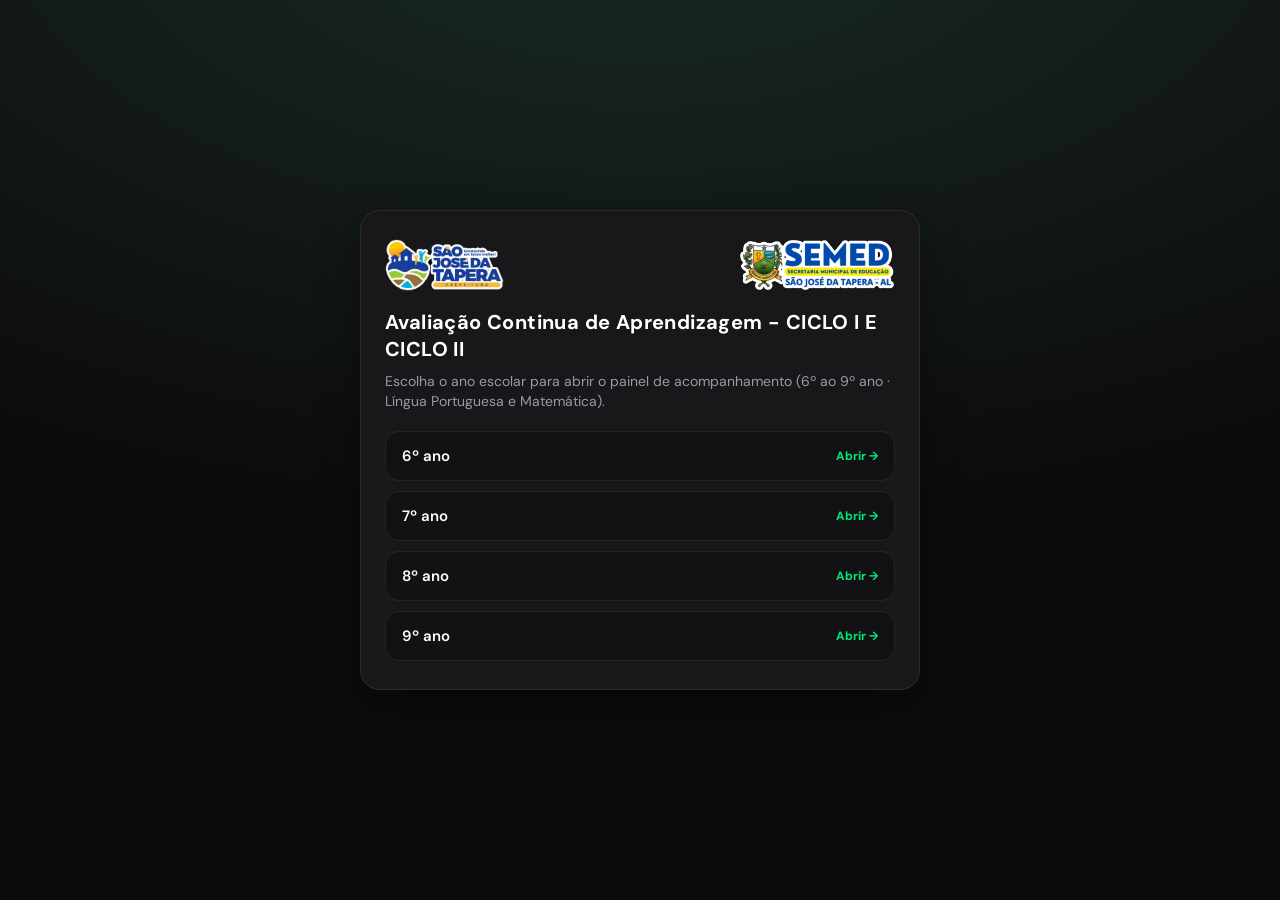
<file: index.html>
<!DOCTYPE html>
<html lang="pt-BR">
<head>
  <meta charset="UTF-8" />
  <meta name="viewport" content="width=device-width, initial-scale=1.0" />
  <title>Avaliação Continua de Aprendizagem - CICLO I E CICLO II</title>
  <link rel="preconnect" href="https://fonts.googleapis.com" />
  <link rel="preconnect" href="https://fonts.gstatic.com" crossorigin />
  <link href="https://fonts.googleapis.com/css2?family=DM+Sans:ital,opsz,wght@0,9..40,400;0,9..40,500;0,9..40,600;0,9..40,700;1,9..40,400&display=swap" rel="stylesheet" />
  <style>
    :root { color-scheme: dark; --bg:#0c0c0d; --card:#18181b; --text:#fff; --muted:#9a9aa3; --border:rgba(255,255,255,.08); --green:#00e676; }
    * { box-sizing: border-box; }
    body {
      margin: 0; min-height: 100vh; display: grid; place-items: center;
      font-family: "DM Sans", system-ui, sans-serif;
      background: radial-gradient(1200px 600px at 50% -10%, #1a2a22, var(--bg));
      color: var(--text); padding: 24px;
    }
    main {
      width: min(560px, 100%); background: var(--card); border: 1px solid var(--border);
      border-radius: 20px; padding: 28px 24px; box-shadow: 0 16px 40px rgba(0,0,0,.35);
    }
    .logos {
      display: flex; align-items: center; justify-content: space-between; gap: 12px; margin-bottom: 18px;
    }
    .logos img { height: 52px; width: auto; object-fit: contain; }
    h1 { margin: 0 0 8px; font-size: 20px; letter-spacing: .02em; line-height: 1.35; }
    p { margin: 0 0 20px; color: var(--muted); font-size: 14px; line-height: 1.45; }
    nav { display: grid; gap: 10px; }
    a {
      display: flex; align-items: center; justify-content: space-between;
      text-decoration: none; color: var(--text); font-weight: 600; font-size: 15px;
      padding: 14px 16px; border-radius: 14px; border: 1px solid var(--border);
      background: #121214; transition: border-color .15s, transform .15s;
    }
    a:hover { border-color: var(--green); transform: translateY(-1px); }
    a span { color: var(--green); font-size: 12px; font-weight: 700; }
  </style>
</head>
<body>
  <main>
    <div class="logos">
      <img src="assets/logo-prefeitura.png" alt="Prefeitura de São José da Tapera" />
      <img src="assets/logo-semed.png" alt="SEMED - Secretaria Municipal de Educação" />
    </div>
    <h1>Avaliação Continua de Aprendizagem - CICLO I E CICLO II</h1>
    <p>Escolha o ano escolar para abrir o painel de acompanhamento (6º ao 9º ano · Língua Portuguesa e Matemática).</p>
    <nav aria-label="Anos escolares">
      <a href="6o-ano/">6º ano <span>Abrir →</span></a>
      <a href="7o-ano/">7º ano <span>Abrir →</span></a>
      <a href="8o-ano/">8º ano <span>Abrir →</span></a>
      <a href="9o-ano/">9º ano <span>Abrir →</span></a>
    </nav>
  </main>
</body>
</html>
</file>
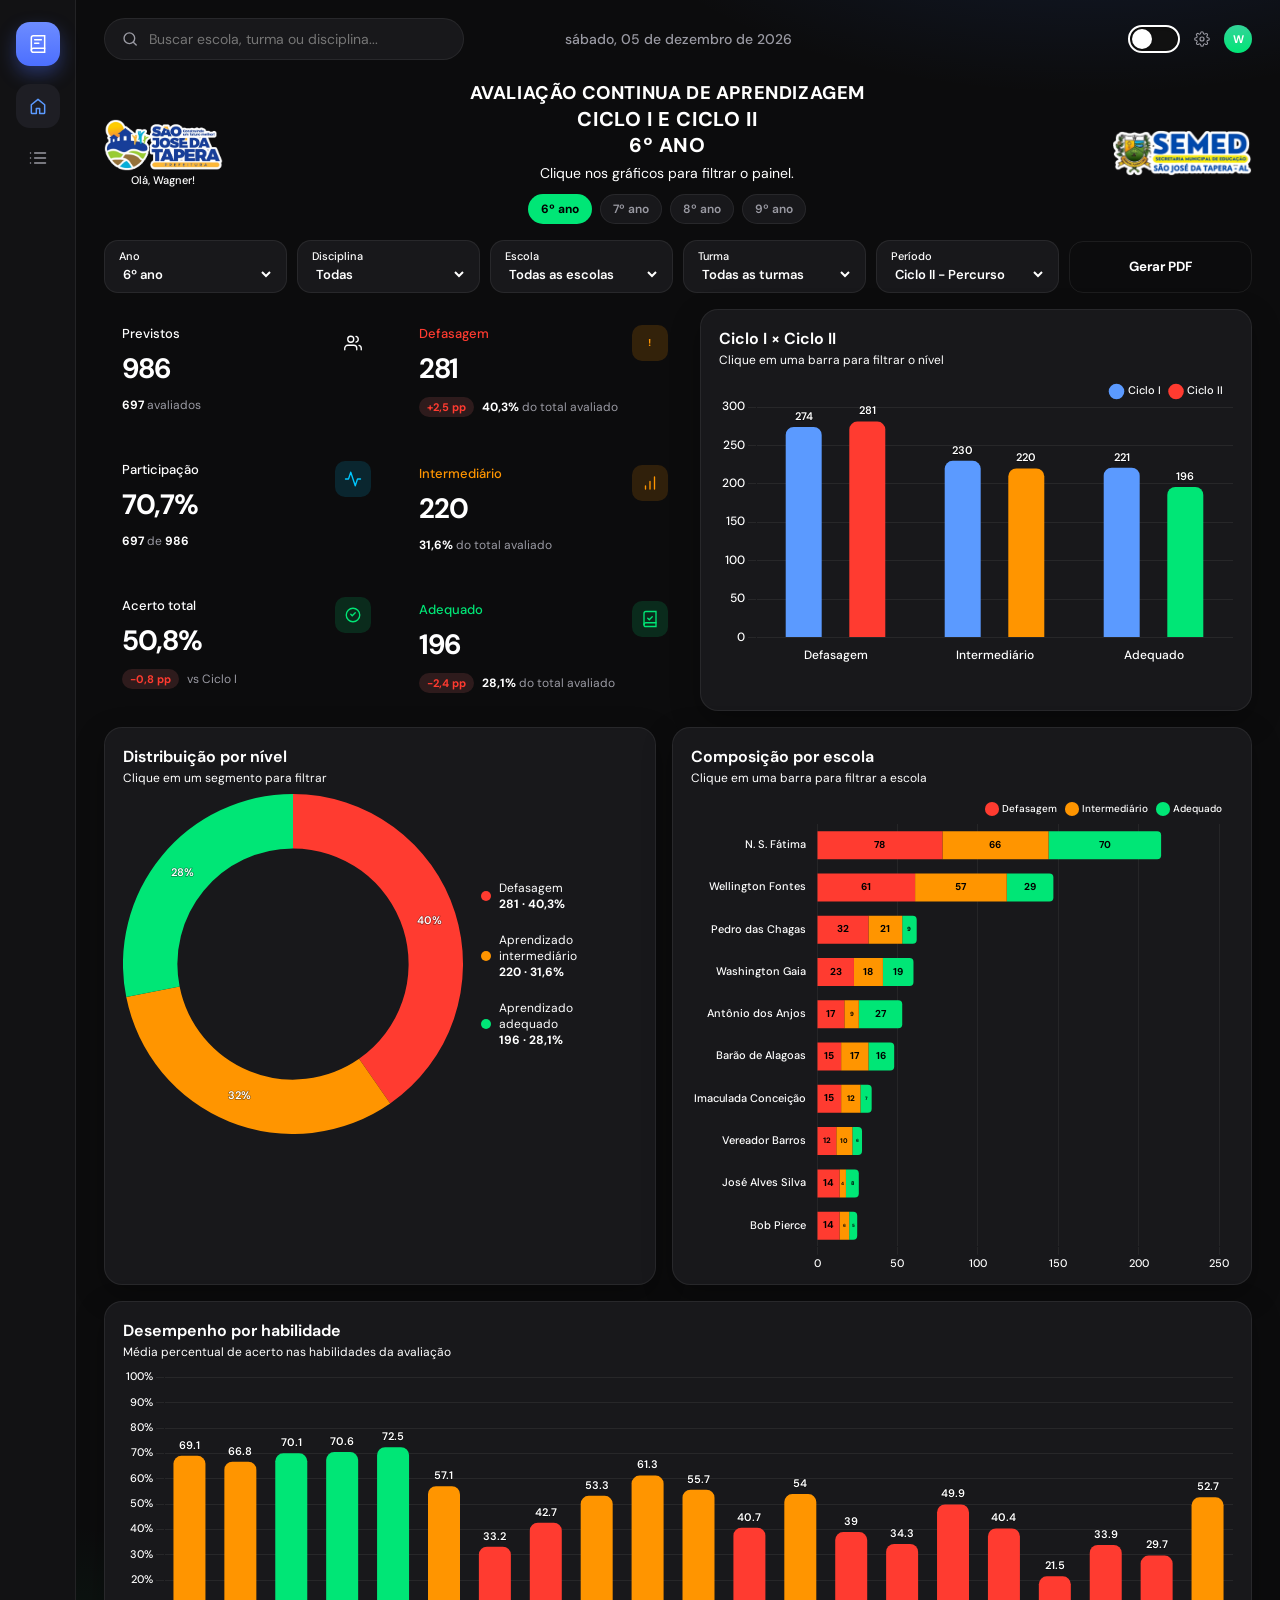
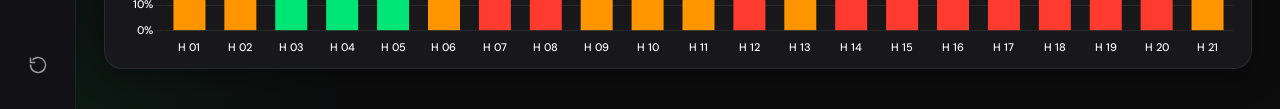
<file: 6o-ano/index.html>
<!DOCTYPE html>
<html lang="pt-BR">
<head>
  <meta charset="UTF-8" />
  <meta name="viewport" content="width=device-width, initial-scale=1.0" />
  <title>6º ano · Avaliação Continua de Aprendizagem</title>
  <link rel="preconnect" href="https://fonts.googleapis.com" />
  <link rel="preconnect" href="https://fonts.gstatic.com" crossorigin />
  <link href="https://fonts.googleapis.com/css2?family=DM+Sans:ital,opsz,wght@0,9..40,400;0,9..40,500;0,9..40,600;0,9..40,700;1,9..40,400&display=swap" rel="stylesheet" />
  <link rel="stylesheet" href="../styles.css?v=9" />
  <script>
    window.__ANO_PAGINA__ = "6";
    (function () {
      var theme = localStorage.getItem("aca-theme-all");
      document.documentElement.setAttribute("data-theme", theme === "light" ? "light" : "dark");
    })();
  </script>
</head>
<body>
  <aside class="sidebar">
    <a class="logo" href="../" title="Voltar ao início">
      <svg viewBox="0 0 24 24" fill="none" aria-hidden="true">
        <path d="M4 19.5A2.5 2.5 0 0 1 6.5 17H20" stroke="currentColor" stroke-width="1.8" stroke-linecap="round"/>
        <path d="M6.5 2H20v20H6.5A2.5 2.5 0 0 1 4 19.5v-15A2.5 2.5 0 0 1 6.5 2z" stroke="currentColor" stroke-width="1.8"/>
        <path d="M8 7h8M8 11h5" stroke="currentColor" stroke-width="1.8" stroke-linecap="round"/>
      </svg>
    </a>
    <nav>
      <button class="nav-btn active" data-view="dashboard" title="Visão geral">
        <svg viewBox="0 0 24 24" fill="none"><path d="M4 10.5 12 4l8 6.5V20a1 1 0 0 1-1 1h-5v-6H10v6H5a1 1 0 0 1-1-1v-9.5z" stroke="currentColor" stroke-width="1.8" stroke-linejoin="round"/></svg>
      </button>
      <button class="nav-btn" data-view="table" title="Lista de turmas">
        <svg viewBox="0 0 24 24" fill="none"><path d="M8 6h13M8 12h13M8 18h13M3 6h.01M3 12h.01M3 18h.01" stroke="currentColor" stroke-width="1.8" stroke-linecap="round"/></svg>
      </button>
    </nav>
    <button class="nav-btn" id="btnResetAll" title="Limpar filtros">
      <svg viewBox="0 0 24 24" fill="none"><path d="M3 12a9 9 0 1 0 3-6.7M3 4v5h5" stroke="currentColor" stroke-width="1.8" stroke-linecap="round" stroke-linejoin="round"/></svg>
    </button>
  </aside>

  <div class="app">
    <header class="topbar">
      <label class="search">
        <svg viewBox="0 0 24 24" fill="none"><circle cx="11" cy="11" r="7" stroke="currentColor" stroke-width="1.8"/><path d="M20 20l-3.5-3.5" stroke="currentColor" stroke-width="1.8" stroke-linecap="round"/></svg>
        <input id="searchInput" type="search" placeholder="Buscar escola, turma ou disciplina..." autocomplete="off" />
      </label>
      <div class="topbar-date" id="todayLabel"></div>
      <div class="topbar-actions">
        <button type="button" class="theme-switch" id="btnTheme" role="switch" aria-checked="false" aria-label="Ativar modo claro" title="Modo escuro">
          <span class="theme-switch-track"><span class="theme-switch-knob"></span></span>
        </button>
        <button class="icon-btn" title="Atualizado a partir das planilhas">
          <svg viewBox="0 0 24 24" fill="none"><circle cx="12" cy="12" r="3" stroke="currentColor" stroke-width="1.8"/><path d="M19.4 15a1.65 1.65 0 0 0 .33 1.82l.06.06a2 2 0 1 1-2.83 2.83l-.06-.06a1.65 1.65 0 0 0-1.82-.33 1.65 1.65 0 0 0-1 1.51V21a2 2 0 1 1-4 0v-.09A1.65 1.65 0 0 0 9 19.4a1.65 1.65 0 0 0-1.82.33l-.06.06a2 2 0 1 1-2.83-2.83l.06-.06A1.65 1.65 0 0 0 4.6 15a1.65 1.65 0 0 0-1.51-1H3a2 2 0 1 1 0-4h.09A1.65 1.65 0 0 0 4.6 9a1.65 1.65 0 0 0-.33-1.82l-.06-.06a2 2 0 1 1 2.83-2.83l.06.06A1.65 1.65 0 0 0 9 4.6a1.65 1.65 0 0 0 1-1.51V3a2 2 0 1 1 4 0v.09A1.65 1.65 0 0 0 15 4.6a1.65 1.65 0 0 0 1.82-.33l.06-.06a2 2 0 1 1 2.83 2.83l-.06.06A1.65 1.65 0 0 0 19.4 9c.2.63.82 1.05 1.51 1.05H21a2 2 0 1 1 0 4h-.09a1.65 1.65 0 0 0-1.51 1z" stroke="currentColor" stroke-width="1.6"/></svg>
        </button>
        <div class="avatar" title="Wagner">W</div>
      </div>
    </header>

    <main>
      <section class="hero">
        <div class="hero-greet">
          <div class="brand-block">
            <img class="brand-logo" src="../assets/logo-prefeitura.png" alt="Prefeitura de São José da Tapera" />
            <p class="hero-hello">Olá, Wagner!</p>
          </div>
          <div class="hero-title-block">
            <h2 class="hero-title">
              <span>Avaliação Continua de Aprendizagem</span>
              <span>CICLO I E CICLO II</span>
              <span>6º ano</span>
            </h2>
            <p>Clique nos gráficos para filtrar o painel.</p>
            <nav class="year-nav" aria-label="Anos escolares">
              <a href="../6o-ano/" data-ano="6">6º ano</a>
              <a href="../7o-ano/" data-ano="7">7º ano</a>
              <a href="../8o-ano/" data-ano="8">8º ano</a>
              <a href="../9o-ano/" data-ano="9">9º ano</a>
            </nav>
          </div>
          <img class="brand-logo" src="../assets/logo-semed.png" alt="SEMED - Secretaria Municipal de Educação" />
        </div>
        <div class="filters">
          <label class="select"><span>Ano</span>
            <select id="filterAno">
              <option value="">Todos os anos</option>
              <option value="6">6º ano</option>
              <option value="7">7º ano</option>
              <option value="8">8º ano</option>
              <option value="9">9º ano</option>
            </select>
          </label>
          <label class="select"><span>Disciplina</span>
            <select id="filterDisciplina">
              <option value="">Todas</option>
              <option value="lp">Língua Portuguesa</option>
              <option value="mat">Matemática</option>
            </select>
          </label>
          <label class="select"><span>Escola</span><select id="filterEscola"></select></label>
          <label class="select"><span>Turma</span><select id="filterTurma"></select></label>
          <label class="select"><span>Período</span>
            <select id="filterPeriodo">
              <option value="entrada">Ciclo I - Entrada</option>
              <option value="percurso" selected>Ciclo II - Percurso</option>
              <option value="comparativo">Comparativo</option>
            </select>
          </label>
          <div class="filter-actions">
            <button class="btn btn-pdf" id="btnExportPdfTop" type="button" title="Gerar PDF dos dados filtrados">Gerar PDF</button>
          </div>
        </div>
      </section>

      <div class="chips" id="chips" hidden></div>

      <section id="viewDashboard">
        <div class="layout">
          <div class="col-left">
            <div class="stats-col" id="kpiLeft"></div>
            <div class="stats-col" id="kpiRight"></div>
          </div>
          <article class="card chart-card">
            <div class="card-head"><div><h2>Ciclo I × Ciclo II</h2><p>Clique em uma barra para filtrar o nível</p></div></div>
            <div class="chart-wrap tall"><canvas id="chartComparativo"></canvas></div>
          </article>
        </div>

        <div class="layout-bottom">
          <article class="card chart-card">
            <div class="card-head"><div><h2 id="chartDonutTitle">Distribuição por nível</h2><p id="chartDonutSub">Clique em um segmento para filtrar</p></div></div>
            <div class="donut-layout">
              <div class="chart-wrap donut"><canvas id="chartDonut"></canvas></div>
              <ul class="legend" id="donutLegend"></ul>
            </div>
          </article>
          <article class="card chart-card">
            <div class="card-head"><div><h2 id="chartEscolasTitle">Composição por escola</h2><p id="chartEscolasSub">Clique em uma barra para filtrar escola e nível</p></div></div>
            <div class="chart-wrap escolas" id="chartEscolasWrap"><canvas id="chartEscolas"></canvas></div>
          </article>
        </div>

        <div class="layout-bottom single" style="margin-top:16px">
          <article class="card chart-card full">
            <div class="card-head"><div><h2>Desempenho por habilidade</h2><p>Média percentual de acerto nas habilidades da avaliação</p></div></div>
            <div class="chart-wrap tall"><canvas id="chartHabilidades"></canvas></div>
          </article>
        </div>
      </section>

      <section id="viewTable" hidden>
        <div class="status-row" id="statusRow"></div>
        <article class="card table-card">
          <div class="table-toolbar">
            <div><strong id="tableCount">0 turmas</strong><span class="muted"> · 6º ano</span></div>
            <div class="table-actions">
              <button class="btn btn-pdf" id="btnExportPdf" type="button" title="Gerar PDF dos dados filtrados">Gerar PDF</button>
              <button class="btn" id="btnExport" type="button">Exportar CSV</button>
            </div>
          </div>
          <div class="table-scroll">
            <table>
              <thead>
                <tr>
                  <th data-sort="ano">Ano</th>
                  <th data-sort="disciplina">Disciplina</th>
                  <th data-sort="escola">Escola</th>
                  <th data-sort="turma">Turma</th>
                  <th class="num" data-sort="alunos">Previstos</th>
                  <th class="num" data-sort="avaliados">Avaliados</th>
                  <th class="num" data-sort="participacao">Participação %</th>
                  <th class="num" data-sort="acertoTotal">Acerto total %</th>
                  <th class="num nivel-defasagem" data-sort="defasagem">Defasagem</th>
                  <th class="num nivel-intermediario" data-sort="intermediario">Intermediário</th>
                  <th class="num nivel-adequado" data-sort="adequado">Adequado</th>
                  <th class="num" data-sort="predominante">Perfil</th>
                </tr>
              </thead>
              <tbody id="tableBody"></tbody>
            </table>
          </div>
          <div class="pagination">
            <span id="pageInfo">1 de 1</span>
            <button class="icon-btn" id="pagePrev" aria-label="Página anterior">&lt;</button>
            <button class="icon-btn" id="pageNext" aria-label="Próxima página">&gt;</button>
          </div>
        </article>
      </section>
    </main>
  </div>

  <script src="../vendor/chart.umd.min.js"></script>
  <script src="../dados.js?v=5"></script>
  <script src="../app.js?v=20"></script>
</body>
</html>
</file>
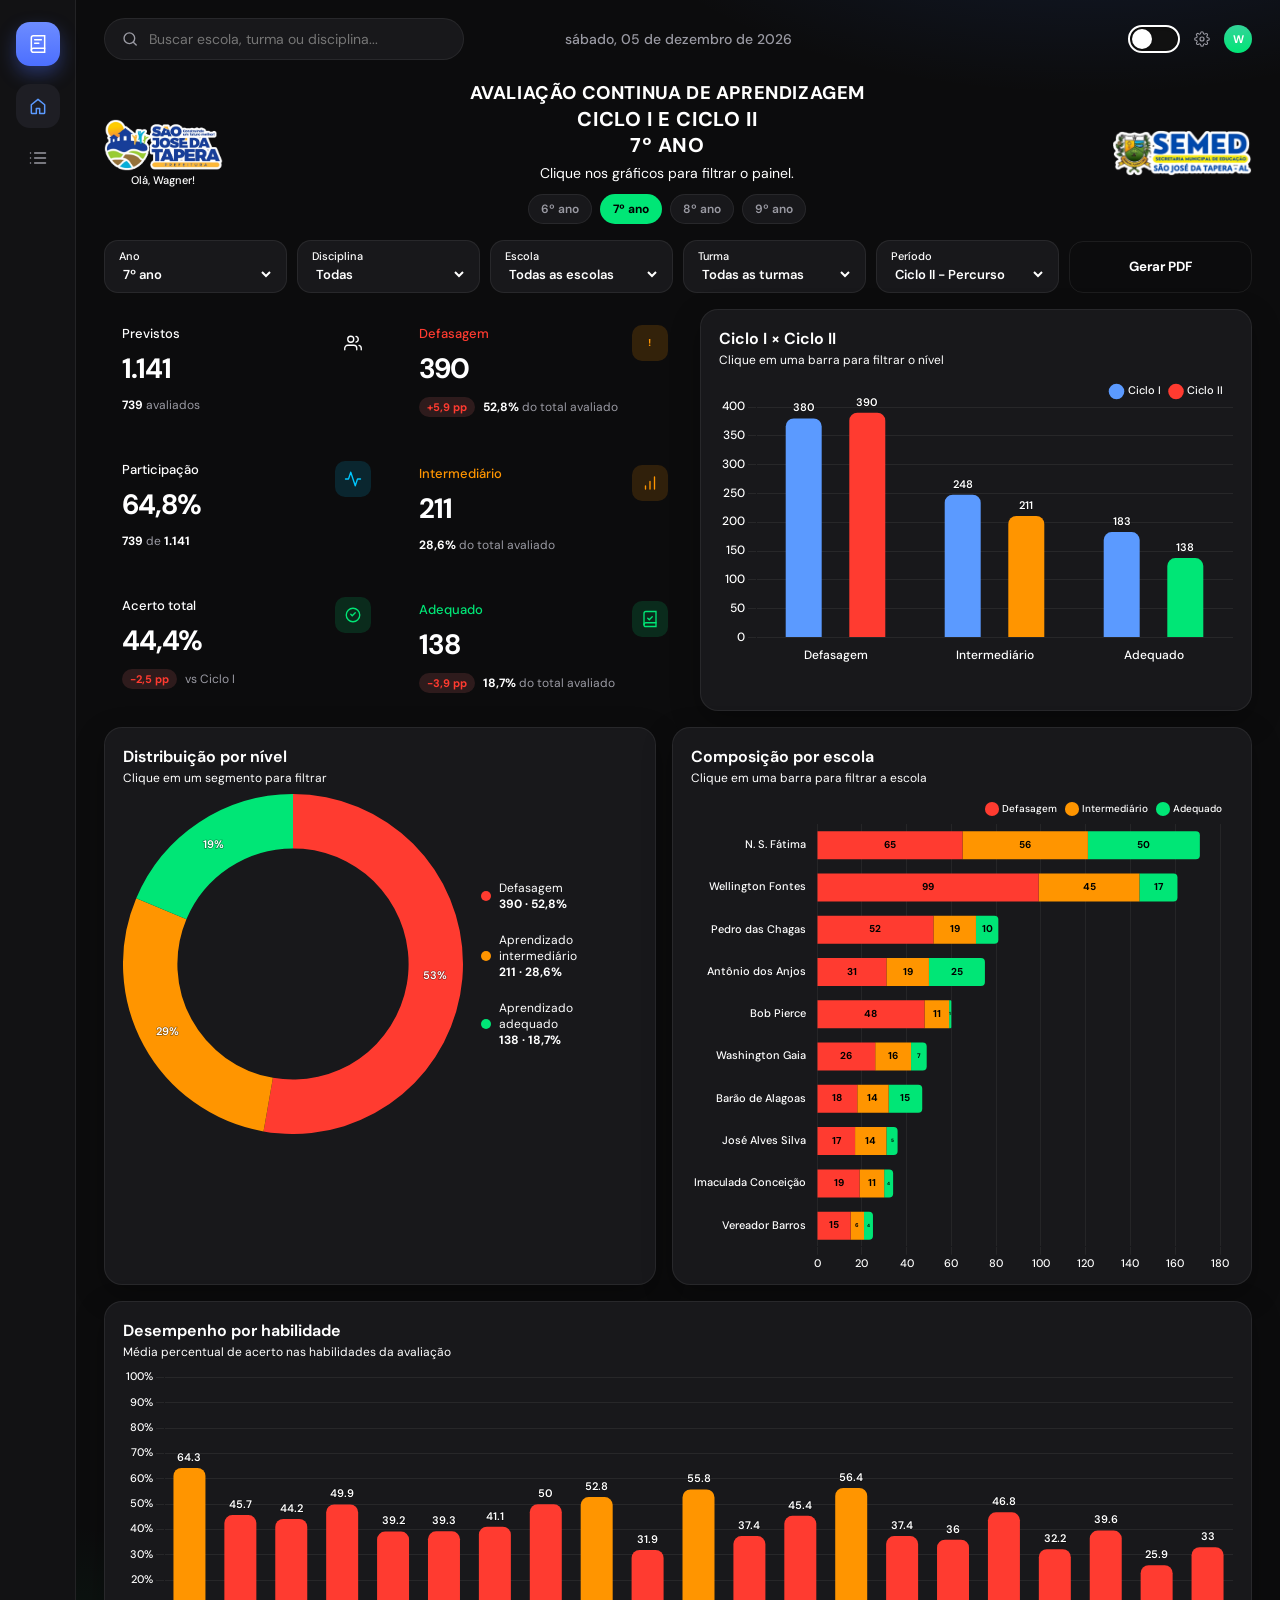
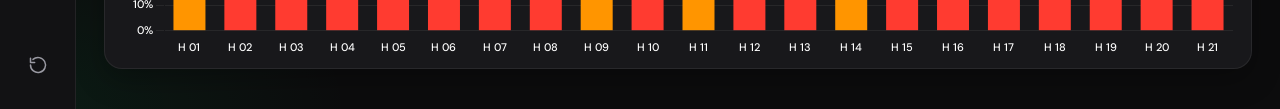
<file: 7o-ano/index.html>
<!DOCTYPE html>
<html lang="pt-BR">
<head>
  <meta charset="UTF-8" />
  <meta name="viewport" content="width=device-width, initial-scale=1.0" />
  <title>7º ano · Avaliação Continua de Aprendizagem</title>
  <link rel="preconnect" href="https://fonts.googleapis.com" />
  <link rel="preconnect" href="https://fonts.gstatic.com" crossorigin />
  <link href="https://fonts.googleapis.com/css2?family=DM+Sans:ital,opsz,wght@0,9..40,400;0,9..40,500;0,9..40,600;0,9..40,700;1,9..40,400&display=swap" rel="stylesheet" />
  <link rel="stylesheet" href="../styles.css?v=9" />
  <script>
    window.__ANO_PAGINA__ = "7";
    (function () {
      var theme = localStorage.getItem("aca-theme-all");
      document.documentElement.setAttribute("data-theme", theme === "light" ? "light" : "dark");
    })();
  </script>
</head>
<body>
  <aside class="sidebar">
    <a class="logo" href="../" title="Voltar ao início">
      <svg viewBox="0 0 24 24" fill="none" aria-hidden="true">
        <path d="M4 19.5A2.5 2.5 0 0 1 6.5 17H20" stroke="currentColor" stroke-width="1.8" stroke-linecap="round"/>
        <path d="M6.5 2H20v20H6.5A2.5 2.5 0 0 1 4 19.5v-15A2.5 2.5 0 0 1 6.5 2z" stroke="currentColor" stroke-width="1.8"/>
        <path d="M8 7h8M8 11h5" stroke="currentColor" stroke-width="1.8" stroke-linecap="round"/>
      </svg>
    </a>
    <nav>
      <button class="nav-btn active" data-view="dashboard" title="Visão geral">
        <svg viewBox="0 0 24 24" fill="none"><path d="M4 10.5 12 4l8 6.5V20a1 1 0 0 1-1 1h-5v-6H10v6H5a1 1 0 0 1-1-1v-9.5z" stroke="currentColor" stroke-width="1.8" stroke-linejoin="round"/></svg>
      </button>
      <button class="nav-btn" data-view="table" title="Lista de turmas">
        <svg viewBox="0 0 24 24" fill="none"><path d="M8 6h13M8 12h13M8 18h13M3 6h.01M3 12h.01M3 18h.01" stroke="currentColor" stroke-width="1.8" stroke-linecap="round"/></svg>
      </button>
    </nav>
    <button class="nav-btn" id="btnResetAll" title="Limpar filtros">
      <svg viewBox="0 0 24 24" fill="none"><path d="M3 12a9 9 0 1 0 3-6.7M3 4v5h5" stroke="currentColor" stroke-width="1.8" stroke-linecap="round" stroke-linejoin="round"/></svg>
    </button>
  </aside>

  <div class="app">
    <header class="topbar">
      <label class="search">
        <svg viewBox="0 0 24 24" fill="none"><circle cx="11" cy="11" r="7" stroke="currentColor" stroke-width="1.8"/><path d="M20 20l-3.5-3.5" stroke="currentColor" stroke-width="1.8" stroke-linecap="round"/></svg>
        <input id="searchInput" type="search" placeholder="Buscar escola, turma ou disciplina..." autocomplete="off" />
      </label>
      <div class="topbar-date" id="todayLabel"></div>
      <div class="topbar-actions">
        <button type="button" class="theme-switch" id="btnTheme" role="switch" aria-checked="false" aria-label="Ativar modo claro" title="Modo escuro">
          <span class="theme-switch-track"><span class="theme-switch-knob"></span></span>
        </button>
        <button class="icon-btn" title="Atualizado a partir das planilhas">
          <svg viewBox="0 0 24 24" fill="none"><circle cx="12" cy="12" r="3" stroke="currentColor" stroke-width="1.8"/><path d="M19.4 15a1.65 1.65 0 0 0 .33 1.82l.06.06a2 2 0 1 1-2.83 2.83l-.06-.06a1.65 1.65 0 0 0-1.82-.33 1.65 1.65 0 0 0-1 1.51V21a2 2 0 1 1-4 0v-.09A1.65 1.65 0 0 0 9 19.4a1.65 1.65 0 0 0-1.82.33l-.06.06a2 2 0 1 1-2.83-2.83l.06-.06A1.65 1.65 0 0 0 4.6 15a1.65 1.65 0 0 0-1.51-1H3a2 2 0 1 1 0-4h.09A1.65 1.65 0 0 0 4.6 9a1.65 1.65 0 0 0-.33-1.82l-.06-.06a2 2 0 1 1 2.83-2.83l.06.06A1.65 1.65 0 0 0 9 4.6a1.65 1.65 0 0 0 1-1.51V3a2 2 0 1 1 4 0v.09A1.65 1.65 0 0 0 15 4.6a1.65 1.65 0 0 0 1.82-.33l.06-.06a2 2 0 1 1 2.83 2.83l-.06.06A1.65 1.65 0 0 0 19.4 9c.2.63.82 1.05 1.51 1.05H21a2 2 0 1 1 0 4h-.09a1.65 1.65 0 0 0-1.51 1z" stroke="currentColor" stroke-width="1.6"/></svg>
        </button>
        <div class="avatar" title="Wagner">W</div>
      </div>
    </header>

    <main>
      <section class="hero">
        <div class="hero-greet">
          <div class="brand-block">
            <img class="brand-logo" src="../assets/logo-prefeitura.png" alt="Prefeitura de São José da Tapera" />
            <p class="hero-hello">Olá, Wagner!</p>
          </div>
          <div class="hero-title-block">
            <h2 class="hero-title">
              <span>Avaliação Continua de Aprendizagem</span>
              <span>CICLO I E CICLO II</span>
              <span>7º ano</span>
            </h2>
            <p>Clique nos gráficos para filtrar o painel.</p>
            <nav class="year-nav" aria-label="Anos escolares">
              <a href="../6o-ano/" data-ano="6">6º ano</a>
              <a href="../7o-ano/" data-ano="7">7º ano</a>
              <a href="../8o-ano/" data-ano="8">8º ano</a>
              <a href="../9o-ano/" data-ano="9">9º ano</a>
            </nav>
          </div>
          <img class="brand-logo" src="../assets/logo-semed.png" alt="SEMED - Secretaria Municipal de Educação" />
        </div>
        <div class="filters">
          <label class="select"><span>Ano</span>
            <select id="filterAno">
              <option value="">Todos os anos</option>
              <option value="6">6º ano</option>
              <option value="7">7º ano</option>
              <option value="8">8º ano</option>
              <option value="9">9º ano</option>
            </select>
          </label>
          <label class="select"><span>Disciplina</span>
            <select id="filterDisciplina">
              <option value="">Todas</option>
              <option value="lp">Língua Portuguesa</option>
              <option value="mat">Matemática</option>
            </select>
          </label>
          <label class="select"><span>Escola</span><select id="filterEscola"></select></label>
          <label class="select"><span>Turma</span><select id="filterTurma"></select></label>
          <label class="select"><span>Período</span>
            <select id="filterPeriodo">
              <option value="entrada">Ciclo I - Entrada</option>
              <option value="percurso" selected>Ciclo II - Percurso</option>
              <option value="comparativo">Comparativo</option>
            </select>
          </label>
          <div class="filter-actions">
            <button class="btn btn-pdf" id="btnExportPdfTop" type="button" title="Gerar PDF dos dados filtrados">Gerar PDF</button>
          </div>
        </div>
      </section>

      <div class="chips" id="chips" hidden></div>

      <section id="viewDashboard">
        <div class="layout">
          <div class="col-left">
            <div class="stats-col" id="kpiLeft"></div>
            <div class="stats-col" id="kpiRight"></div>
          </div>
          <article class="card chart-card">
            <div class="card-head"><div><h2>Ciclo I × Ciclo II</h2><p>Clique em uma barra para filtrar o nível</p></div></div>
            <div class="chart-wrap tall"><canvas id="chartComparativo"></canvas></div>
          </article>
        </div>

        <div class="layout-bottom">
          <article class="card chart-card">
            <div class="card-head"><div><h2 id="chartDonutTitle">Distribuição por nível</h2><p id="chartDonutSub">Clique em um segmento para filtrar</p></div></div>
            <div class="donut-layout">
              <div class="chart-wrap donut"><canvas id="chartDonut"></canvas></div>
              <ul class="legend" id="donutLegend"></ul>
            </div>
          </article>
          <article class="card chart-card">
            <div class="card-head"><div><h2 id="chartEscolasTitle">Composição por escola</h2><p id="chartEscolasSub">Clique em uma barra para filtrar escola e nível</p></div></div>
            <div class="chart-wrap escolas" id="chartEscolasWrap"><canvas id="chartEscolas"></canvas></div>
          </article>
        </div>

        <div class="layout-bottom single" style="margin-top:16px">
          <article class="card chart-card full">
            <div class="card-head"><div><h2>Desempenho por habilidade</h2><p>Média percentual de acerto nas habilidades da avaliação</p></div></div>
            <div class="chart-wrap tall"><canvas id="chartHabilidades"></canvas></div>
          </article>
        </div>
      </section>

      <section id="viewTable" hidden>
        <div class="status-row" id="statusRow"></div>
        <article class="card table-card">
          <div class="table-toolbar">
            <div><strong id="tableCount">0 turmas</strong><span class="muted"> · 7º ano</span></div>
            <div class="table-actions">
              <button class="btn btn-pdf" id="btnExportPdf" type="button" title="Gerar PDF dos dados filtrados">Gerar PDF</button>
              <button class="btn" id="btnExport" type="button">Exportar CSV</button>
            </div>
          </div>
          <div class="table-scroll">
            <table>
              <thead>
                <tr>
                  <th data-sort="ano">Ano</th>
                  <th data-sort="disciplina">Disciplina</th>
                  <th data-sort="escola">Escola</th>
                  <th data-sort="turma">Turma</th>
                  <th class="num" data-sort="alunos">Previstos</th>
                  <th class="num" data-sort="avaliados">Avaliados</th>
                  <th class="num" data-sort="participacao">Participação %</th>
                  <th class="num" data-sort="acertoTotal">Acerto total %</th>
                  <th class="num nivel-defasagem" data-sort="defasagem">Defasagem</th>
                  <th class="num nivel-intermediario" data-sort="intermediario">Intermediário</th>
                  <th class="num nivel-adequado" data-sort="adequado">Adequado</th>
                  <th class="num" data-sort="predominante">Perfil</th>
                </tr>
              </thead>
              <tbody id="tableBody"></tbody>
            </table>
          </div>
          <div class="pagination">
            <span id="pageInfo">1 de 1</span>
            <button class="icon-btn" id="pagePrev" aria-label="Página anterior">&lt;</button>
            <button class="icon-btn" id="pageNext" aria-label="Próxima página">&gt;</button>
          </div>
        </article>
      </section>
    </main>
  </div>

  <script src="../vendor/chart.umd.min.js"></script>
  <script src="../dados.js?v=5"></script>
  <script src="../app.js?v=20"></script>
</body>
</html>
</file>
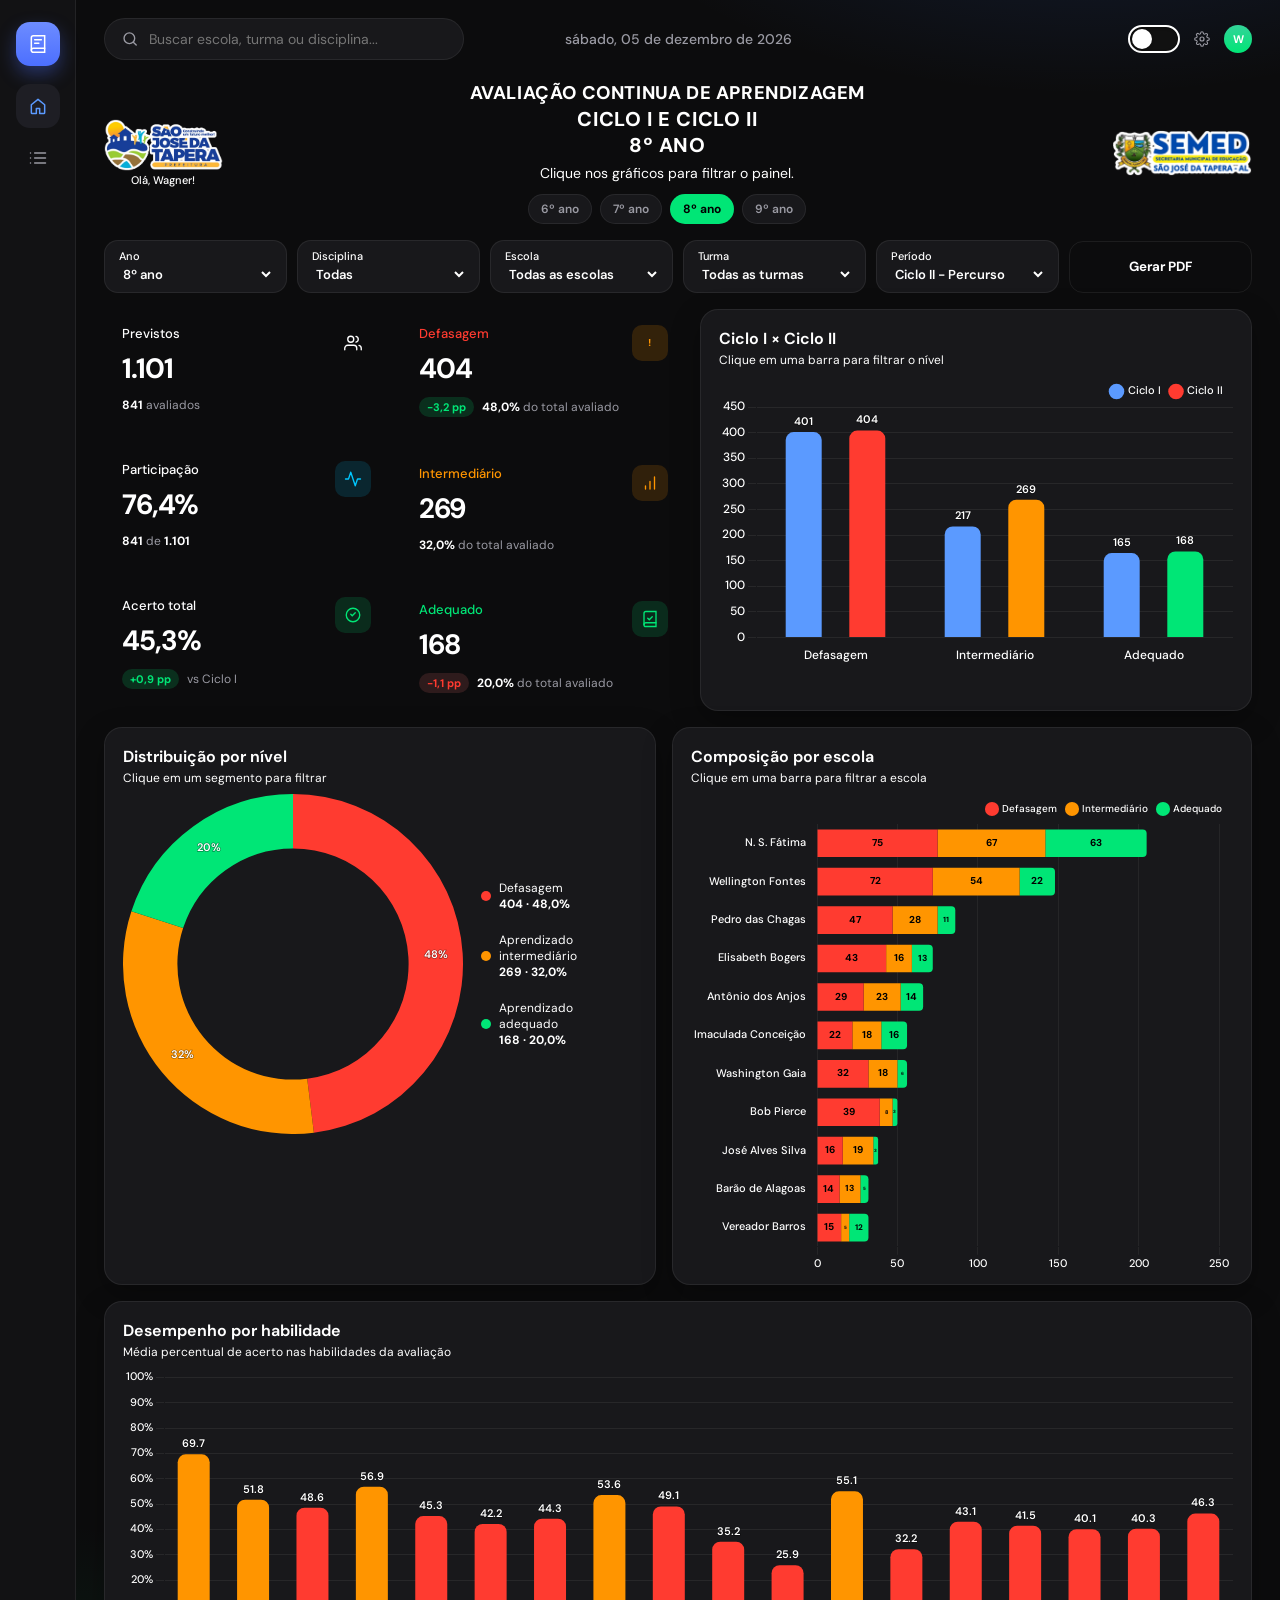
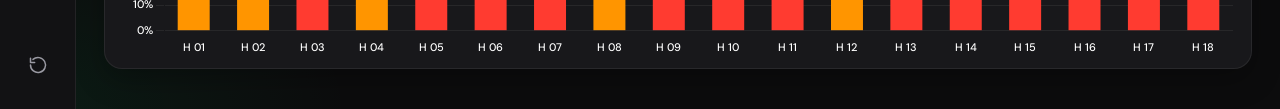
<file: 8o-ano/index.html>
<!DOCTYPE html>
<html lang="pt-BR">
<head>
  <meta charset="UTF-8" />
  <meta name="viewport" content="width=device-width, initial-scale=1.0" />
  <title>8º ano · Avaliação Continua de Aprendizagem</title>
  <link rel="preconnect" href="https://fonts.googleapis.com" />
  <link rel="preconnect" href="https://fonts.gstatic.com" crossorigin />
  <link href="https://fonts.googleapis.com/css2?family=DM+Sans:ital,opsz,wght@0,9..40,400;0,9..40,500;0,9..40,600;0,9..40,700;1,9..40,400&display=swap" rel="stylesheet" />
  <link rel="stylesheet" href="../styles.css?v=9" />
  <script>
    window.__ANO_PAGINA__ = "8";
    (function () {
      var theme = localStorage.getItem("aca-theme-all");
      document.documentElement.setAttribute("data-theme", theme === "light" ? "light" : "dark");
    })();
  </script>
</head>
<body>
  <aside class="sidebar">
    <a class="logo" href="../" title="Voltar ao início">
      <svg viewBox="0 0 24 24" fill="none" aria-hidden="true">
        <path d="M4 19.5A2.5 2.5 0 0 1 6.5 17H20" stroke="currentColor" stroke-width="1.8" stroke-linecap="round"/>
        <path d="M6.5 2H20v20H6.5A2.5 2.5 0 0 1 4 19.5v-15A2.5 2.5 0 0 1 6.5 2z" stroke="currentColor" stroke-width="1.8"/>
        <path d="M8 7h8M8 11h5" stroke="currentColor" stroke-width="1.8" stroke-linecap="round"/>
      </svg>
    </a>
    <nav>
      <button class="nav-btn active" data-view="dashboard" title="Visão geral">
        <svg viewBox="0 0 24 24" fill="none"><path d="M4 10.5 12 4l8 6.5V20a1 1 0 0 1-1 1h-5v-6H10v6H5a1 1 0 0 1-1-1v-9.5z" stroke="currentColor" stroke-width="1.8" stroke-linejoin="round"/></svg>
      </button>
      <button class="nav-btn" data-view="table" title="Lista de turmas">
        <svg viewBox="0 0 24 24" fill="none"><path d="M8 6h13M8 12h13M8 18h13M3 6h.01M3 12h.01M3 18h.01" stroke="currentColor" stroke-width="1.8" stroke-linecap="round"/></svg>
      </button>
    </nav>
    <button class="nav-btn" id="btnResetAll" title="Limpar filtros">
      <svg viewBox="0 0 24 24" fill="none"><path d="M3 12a9 9 0 1 0 3-6.7M3 4v5h5" stroke="currentColor" stroke-width="1.8" stroke-linecap="round" stroke-linejoin="round"/></svg>
    </button>
  </aside>

  <div class="app">
    <header class="topbar">
      <label class="search">
        <svg viewBox="0 0 24 24" fill="none"><circle cx="11" cy="11" r="7" stroke="currentColor" stroke-width="1.8"/><path d="M20 20l-3.5-3.5" stroke="currentColor" stroke-width="1.8" stroke-linecap="round"/></svg>
        <input id="searchInput" type="search" placeholder="Buscar escola, turma ou disciplina..." autocomplete="off" />
      </label>
      <div class="topbar-date" id="todayLabel"></div>
      <div class="topbar-actions">
        <button type="button" class="theme-switch" id="btnTheme" role="switch" aria-checked="false" aria-label="Ativar modo claro" title="Modo escuro">
          <span class="theme-switch-track"><span class="theme-switch-knob"></span></span>
        </button>
        <button class="icon-btn" title="Atualizado a partir das planilhas">
          <svg viewBox="0 0 24 24" fill="none"><circle cx="12" cy="12" r="3" stroke="currentColor" stroke-width="1.8"/><path d="M19.4 15a1.65 1.65 0 0 0 .33 1.82l.06.06a2 2 0 1 1-2.83 2.83l-.06-.06a1.65 1.65 0 0 0-1.82-.33 1.65 1.65 0 0 0-1 1.51V21a2 2 0 1 1-4 0v-.09A1.65 1.65 0 0 0 9 19.4a1.65 1.65 0 0 0-1.82.33l-.06.06a2 2 0 1 1-2.83-2.83l.06-.06A1.65 1.65 0 0 0 4.6 15a1.65 1.65 0 0 0-1.51-1H3a2 2 0 1 1 0-4h.09A1.65 1.65 0 0 0 4.6 9a1.65 1.65 0 0 0-.33-1.82l-.06-.06a2 2 0 1 1 2.83-2.83l.06.06A1.65 1.65 0 0 0 9 4.6a1.65 1.65 0 0 0 1-1.51V3a2 2 0 1 1 4 0v.09A1.65 1.65 0 0 0 15 4.6a1.65 1.65 0 0 0 1.82-.33l.06-.06a2 2 0 1 1 2.83 2.83l-.06.06A1.65 1.65 0 0 0 19.4 9c.2.63.82 1.05 1.51 1.05H21a2 2 0 1 1 0 4h-.09a1.65 1.65 0 0 0-1.51 1z" stroke="currentColor" stroke-width="1.6"/></svg>
        </button>
        <div class="avatar" title="Wagner">W</div>
      </div>
    </header>

    <main>
      <section class="hero">
        <div class="hero-greet">
          <div class="brand-block">
            <img class="brand-logo" src="../assets/logo-prefeitura.png" alt="Prefeitura de São José da Tapera" />
            <p class="hero-hello">Olá, Wagner!</p>
          </div>
          <div class="hero-title-block">
            <h2 class="hero-title">
              <span>Avaliação Continua de Aprendizagem</span>
              <span>CICLO I E CICLO II</span>
              <span>8º ano</span>
            </h2>
            <p>Clique nos gráficos para filtrar o painel.</p>
            <nav class="year-nav" aria-label="Anos escolares">
              <a href="../6o-ano/" data-ano="6">6º ano</a>
              <a href="../7o-ano/" data-ano="7">7º ano</a>
              <a href="../8o-ano/" data-ano="8">8º ano</a>
              <a href="../9o-ano/" data-ano="9">9º ano</a>
            </nav>
          </div>
          <img class="brand-logo" src="../assets/logo-semed.png" alt="SEMED - Secretaria Municipal de Educação" />
        </div>
        <div class="filters">
          <label class="select"><span>Ano</span>
            <select id="filterAno">
              <option value="">Todos os anos</option>
              <option value="6">6º ano</option>
              <option value="7">7º ano</option>
              <option value="8">8º ano</option>
              <option value="9">9º ano</option>
            </select>
          </label>
          <label class="select"><span>Disciplina</span>
            <select id="filterDisciplina">
              <option value="">Todas</option>
              <option value="lp">Língua Portuguesa</option>
              <option value="mat">Matemática</option>
            </select>
          </label>
          <label class="select"><span>Escola</span><select id="filterEscola"></select></label>
          <label class="select"><span>Turma</span><select id="filterTurma"></select></label>
          <label class="select"><span>Período</span>
            <select id="filterPeriodo">
              <option value="entrada">Ciclo I - Entrada</option>
              <option value="percurso" selected>Ciclo II - Percurso</option>
              <option value="comparativo">Comparativo</option>
            </select>
          </label>
          <div class="filter-actions">
            <button class="btn btn-pdf" id="btnExportPdfTop" type="button" title="Gerar PDF dos dados filtrados">Gerar PDF</button>
          </div>
        </div>
      </section>

      <div class="chips" id="chips" hidden></div>

      <section id="viewDashboard">
        <div class="layout">
          <div class="col-left">
            <div class="stats-col" id="kpiLeft"></div>
            <div class="stats-col" id="kpiRight"></div>
          </div>
          <article class="card chart-card">
            <div class="card-head"><div><h2>Ciclo I × Ciclo II</h2><p>Clique em uma barra para filtrar o nível</p></div></div>
            <div class="chart-wrap tall"><canvas id="chartComparativo"></canvas></div>
          </article>
        </div>

        <div class="layout-bottom">
          <article class="card chart-card">
            <div class="card-head"><div><h2 id="chartDonutTitle">Distribuição por nível</h2><p id="chartDonutSub">Clique em um segmento para filtrar</p></div></div>
            <div class="donut-layout">
              <div class="chart-wrap donut"><canvas id="chartDonut"></canvas></div>
              <ul class="legend" id="donutLegend"></ul>
            </div>
          </article>
          <article class="card chart-card">
            <div class="card-head"><div><h2 id="chartEscolasTitle">Composição por escola</h2><p id="chartEscolasSub">Clique em uma barra para filtrar escola e nível</p></div></div>
            <div class="chart-wrap escolas" id="chartEscolasWrap"><canvas id="chartEscolas"></canvas></div>
          </article>
        </div>

        <div class="layout-bottom single" style="margin-top:16px">
          <article class="card chart-card full">
            <div class="card-head"><div><h2>Desempenho por habilidade</h2><p>Média percentual de acerto nas habilidades da avaliação</p></div></div>
            <div class="chart-wrap tall"><canvas id="chartHabilidades"></canvas></div>
          </article>
        </div>
      </section>

      <section id="viewTable" hidden>
        <div class="status-row" id="statusRow"></div>
        <article class="card table-card">
          <div class="table-toolbar">
            <div><strong id="tableCount">0 turmas</strong><span class="muted"> · 8º ano</span></div>
            <div class="table-actions">
              <button class="btn btn-pdf" id="btnExportPdf" type="button" title="Gerar PDF dos dados filtrados">Gerar PDF</button>
              <button class="btn" id="btnExport" type="button">Exportar CSV</button>
            </div>
          </div>
          <div class="table-scroll">
            <table>
              <thead>
                <tr>
                  <th data-sort="ano">Ano</th>
                  <th data-sort="disciplina">Disciplina</th>
                  <th data-sort="escola">Escola</th>
                  <th data-sort="turma">Turma</th>
                  <th class="num" data-sort="alunos">Previstos</th>
                  <th class="num" data-sort="avaliados">Avaliados</th>
                  <th class="num" data-sort="participacao">Participação %</th>
                  <th class="num" data-sort="acertoTotal">Acerto total %</th>
                  <th class="num nivel-defasagem" data-sort="defasagem">Defasagem</th>
                  <th class="num nivel-intermediario" data-sort="intermediario">Intermediário</th>
                  <th class="num nivel-adequado" data-sort="adequado">Adequado</th>
                  <th class="num" data-sort="predominante">Perfil</th>
                </tr>
              </thead>
              <tbody id="tableBody"></tbody>
            </table>
          </div>
          <div class="pagination">
            <span id="pageInfo">1 de 1</span>
            <button class="icon-btn" id="pagePrev" aria-label="Página anterior">&lt;</button>
            <button class="icon-btn" id="pageNext" aria-label="Próxima página">&gt;</button>
          </div>
        </article>
      </section>
    </main>
  </div>

  <script src="../vendor/chart.umd.min.js"></script>
  <script src="../dados.js?v=5"></script>
  <script src="../app.js?v=20"></script>
</body>
</html>
</file>
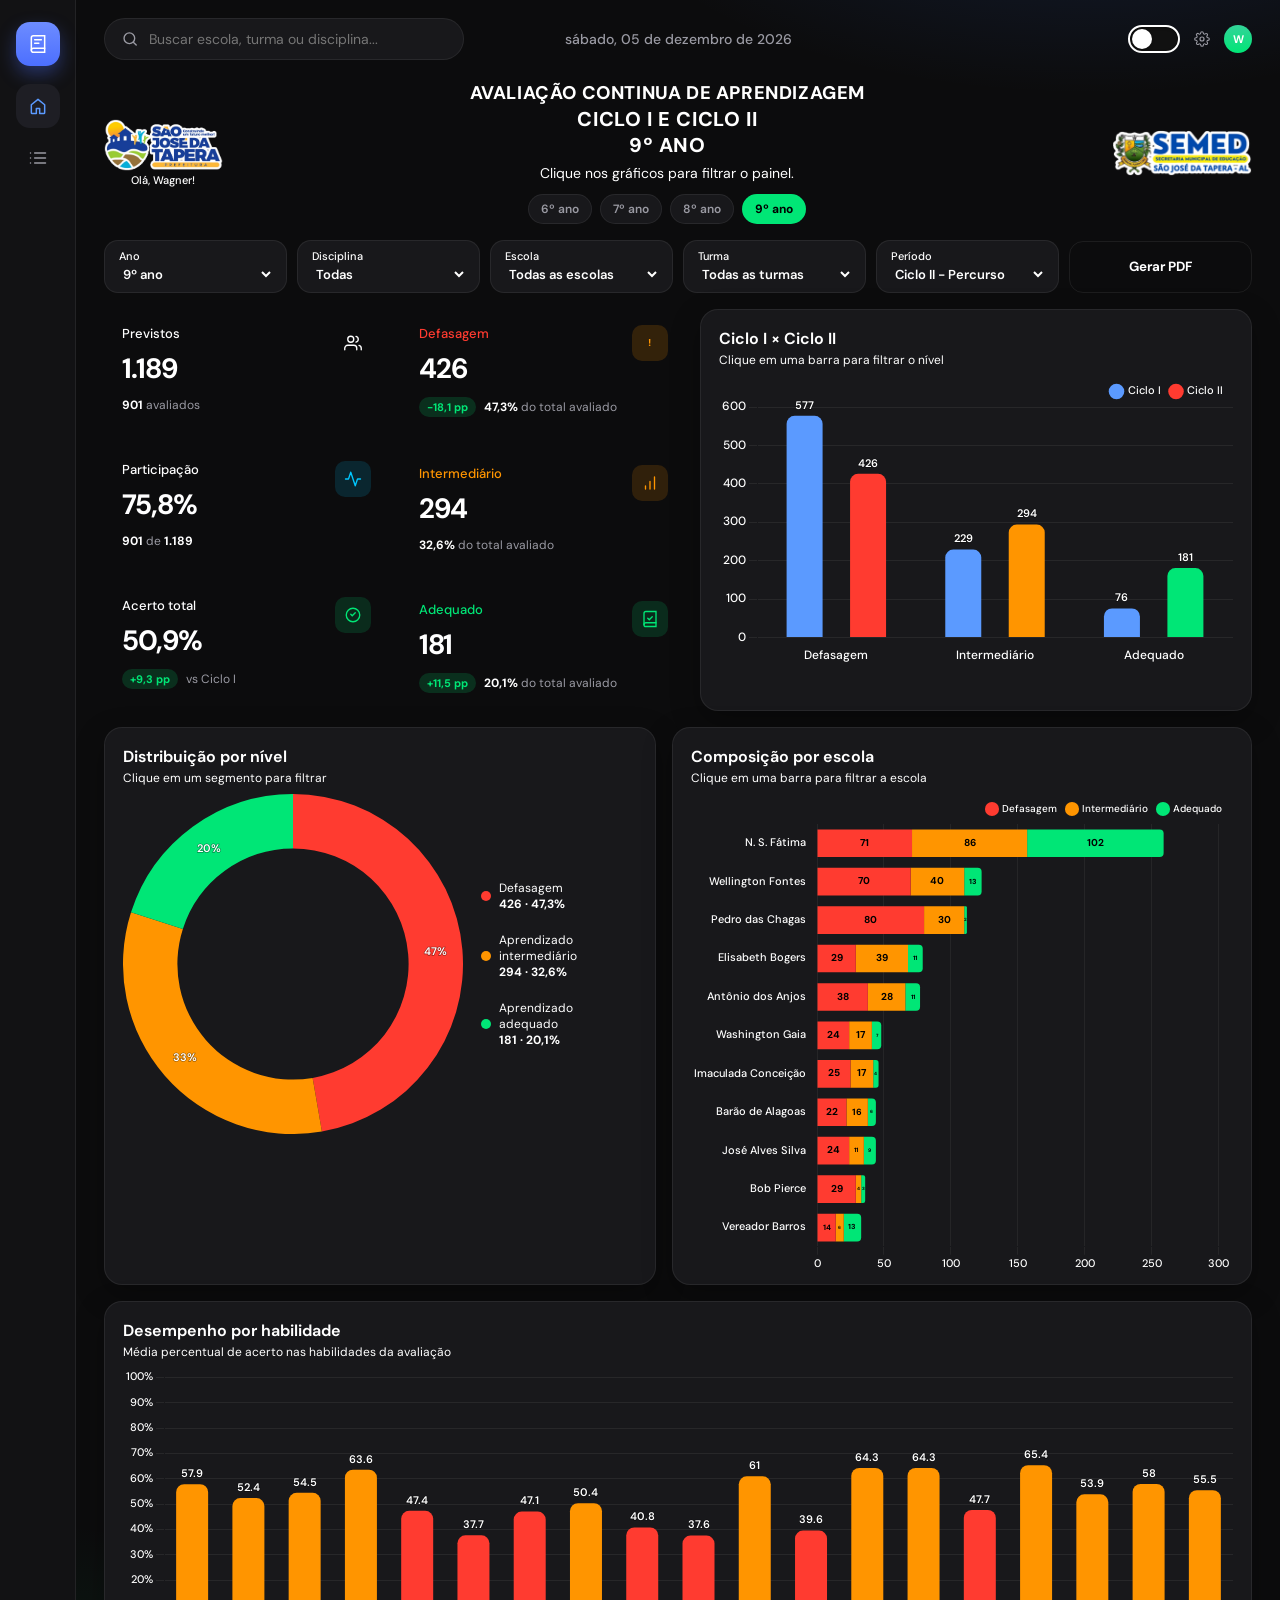
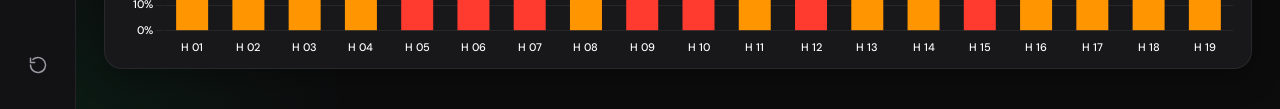
<file: 9o-ano/index.html>
<!DOCTYPE html>
<html lang="pt-BR">
<head>
  <meta charset="UTF-8" />
  <meta name="viewport" content="width=device-width, initial-scale=1.0" />
  <title>9º ano · Avaliação Continua de Aprendizagem</title>
  <link rel="preconnect" href="https://fonts.googleapis.com" />
  <link rel="preconnect" href="https://fonts.gstatic.com" crossorigin />
  <link href="https://fonts.googleapis.com/css2?family=DM+Sans:ital,opsz,wght@0,9..40,400;0,9..40,500;0,9..40,600;0,9..40,700;1,9..40,400&display=swap" rel="stylesheet" />
  <link rel="stylesheet" href="../styles.css?v=9" />
  <script>
    window.__ANO_PAGINA__ = "9";
    (function () {
      var theme = localStorage.getItem("aca-theme-all");
      document.documentElement.setAttribute("data-theme", theme === "light" ? "light" : "dark");
    })();
  </script>
</head>
<body>
  <aside class="sidebar">
    <a class="logo" href="../" title="Voltar ao início">
      <svg viewBox="0 0 24 24" fill="none" aria-hidden="true">
        <path d="M4 19.5A2.5 2.5 0 0 1 6.5 17H20" stroke="currentColor" stroke-width="1.8" stroke-linecap="round"/>
        <path d="M6.5 2H20v20H6.5A2.5 2.5 0 0 1 4 19.5v-15A2.5 2.5 0 0 1 6.5 2z" stroke="currentColor" stroke-width="1.8"/>
        <path d="M8 7h8M8 11h5" stroke="currentColor" stroke-width="1.8" stroke-linecap="round"/>
      </svg>
    </a>
    <nav>
      <button class="nav-btn active" data-view="dashboard" title="Visão geral">
        <svg viewBox="0 0 24 24" fill="none"><path d="M4 10.5 12 4l8 6.5V20a1 1 0 0 1-1 1h-5v-6H10v6H5a1 1 0 0 1-1-1v-9.5z" stroke="currentColor" stroke-width="1.8" stroke-linejoin="round"/></svg>
      </button>
      <button class="nav-btn" data-view="table" title="Lista de turmas">
        <svg viewBox="0 0 24 24" fill="none"><path d="M8 6h13M8 12h13M8 18h13M3 6h.01M3 12h.01M3 18h.01" stroke="currentColor" stroke-width="1.8" stroke-linecap="round"/></svg>
      </button>
    </nav>
    <button class="nav-btn" id="btnResetAll" title="Limpar filtros">
      <svg viewBox="0 0 24 24" fill="none"><path d="M3 12a9 9 0 1 0 3-6.7M3 4v5h5" stroke="currentColor" stroke-width="1.8" stroke-linecap="round" stroke-linejoin="round"/></svg>
    </button>
  </aside>

  <div class="app">
    <header class="topbar">
      <label class="search">
        <svg viewBox="0 0 24 24" fill="none"><circle cx="11" cy="11" r="7" stroke="currentColor" stroke-width="1.8"/><path d="M20 20l-3.5-3.5" stroke="currentColor" stroke-width="1.8" stroke-linecap="round"/></svg>
        <input id="searchInput" type="search" placeholder="Buscar escola, turma ou disciplina..." autocomplete="off" />
      </label>
      <div class="topbar-date" id="todayLabel"></div>
      <div class="topbar-actions">
        <button type="button" class="theme-switch" id="btnTheme" role="switch" aria-checked="false" aria-label="Ativar modo claro" title="Modo escuro">
          <span class="theme-switch-track"><span class="theme-switch-knob"></span></span>
        </button>
        <button class="icon-btn" title="Atualizado a partir das planilhas">
          <svg viewBox="0 0 24 24" fill="none"><circle cx="12" cy="12" r="3" stroke="currentColor" stroke-width="1.8"/><path d="M19.4 15a1.65 1.65 0 0 0 .33 1.82l.06.06a2 2 0 1 1-2.83 2.83l-.06-.06a1.65 1.65 0 0 0-1.82-.33 1.65 1.65 0 0 0-1 1.51V21a2 2 0 1 1-4 0v-.09A1.65 1.65 0 0 0 9 19.4a1.65 1.65 0 0 0-1.82.33l-.06.06a2 2 0 1 1-2.83-2.83l.06-.06A1.65 1.65 0 0 0 4.6 15a1.65 1.65 0 0 0-1.51-1H3a2 2 0 1 1 0-4h.09A1.65 1.65 0 0 0 4.6 9a1.65 1.65 0 0 0-.33-1.82l-.06-.06a2 2 0 1 1 2.83-2.83l.06.06A1.65 1.65 0 0 0 9 4.6a1.65 1.65 0 0 0 1-1.51V3a2 2 0 1 1 4 0v.09A1.65 1.65 0 0 0 15 4.6a1.65 1.65 0 0 0 1.82-.33l.06-.06a2 2 0 1 1 2.83 2.83l-.06.06A1.65 1.65 0 0 0 19.4 9c.2.63.82 1.05 1.51 1.05H21a2 2 0 1 1 0 4h-.09a1.65 1.65 0 0 0-1.51 1z" stroke="currentColor" stroke-width="1.6"/></svg>
        </button>
        <div class="avatar" title="Wagner">W</div>
      </div>
    </header>

    <main>
      <section class="hero">
        <div class="hero-greet">
          <div class="brand-block">
            <img class="brand-logo" src="../assets/logo-prefeitura.png" alt="Prefeitura de São José da Tapera" />
            <p class="hero-hello">Olá, Wagner!</p>
          </div>
          <div class="hero-title-block">
            <h2 class="hero-title">
              <span>Avaliação Continua de Aprendizagem</span>
              <span>CICLO I E CICLO II</span>
              <span>9º ano</span>
            </h2>
            <p>Clique nos gráficos para filtrar o painel.</p>
            <nav class="year-nav" aria-label="Anos escolares">
              <a href="../6o-ano/" data-ano="6">6º ano</a>
              <a href="../7o-ano/" data-ano="7">7º ano</a>
              <a href="../8o-ano/" data-ano="8">8º ano</a>
              <a href="../9o-ano/" data-ano="9">9º ano</a>
            </nav>
          </div>
          <img class="brand-logo" src="../assets/logo-semed.png" alt="SEMED - Secretaria Municipal de Educação" />
        </div>
        <div class="filters">
          <label class="select"><span>Ano</span>
            <select id="filterAno">
              <option value="">Todos os anos</option>
              <option value="6">6º ano</option>
              <option value="7">7º ano</option>
              <option value="8">8º ano</option>
              <option value="9">9º ano</option>
            </select>
          </label>
          <label class="select"><span>Disciplina</span>
            <select id="filterDisciplina">
              <option value="">Todas</option>
              <option value="lp">Língua Portuguesa</option>
              <option value="mat">Matemática</option>
            </select>
          </label>
          <label class="select"><span>Escola</span><select id="filterEscola"></select></label>
          <label class="select"><span>Turma</span><select id="filterTurma"></select></label>
          <label class="select"><span>Período</span>
            <select id="filterPeriodo">
              <option value="entrada">Ciclo I - Entrada</option>
              <option value="percurso" selected>Ciclo II - Percurso</option>
              <option value="comparativo">Comparativo</option>
            </select>
          </label>
          <div class="filter-actions">
            <button class="btn btn-pdf" id="btnExportPdfTop" type="button" title="Gerar PDF dos dados filtrados">Gerar PDF</button>
          </div>
        </div>
      </section>

      <div class="chips" id="chips" hidden></div>

      <section id="viewDashboard">
        <div class="layout">
          <div class="col-left">
            <div class="stats-col" id="kpiLeft"></div>
            <div class="stats-col" id="kpiRight"></div>
          </div>
          <article class="card chart-card">
            <div class="card-head"><div><h2>Ciclo I × Ciclo II</h2><p>Clique em uma barra para filtrar o nível</p></div></div>
            <div class="chart-wrap tall"><canvas id="chartComparativo"></canvas></div>
          </article>
        </div>

        <div class="layout-bottom">
          <article class="card chart-card">
            <div class="card-head"><div><h2 id="chartDonutTitle">Distribuição por nível</h2><p id="chartDonutSub">Clique em um segmento para filtrar</p></div></div>
            <div class="donut-layout">
              <div class="chart-wrap donut"><canvas id="chartDonut"></canvas></div>
              <ul class="legend" id="donutLegend"></ul>
            </div>
          </article>
          <article class="card chart-card">
            <div class="card-head"><div><h2 id="chartEscolasTitle">Composição por escola</h2><p id="chartEscolasSub">Clique em uma barra para filtrar escola e nível</p></div></div>
            <div class="chart-wrap escolas" id="chartEscolasWrap"><canvas id="chartEscolas"></canvas></div>
          </article>
        </div>

        <div class="layout-bottom single" style="margin-top:16px">
          <article class="card chart-card full">
            <div class="card-head"><div><h2>Desempenho por habilidade</h2><p>Média percentual de acerto nas habilidades da avaliação</p></div></div>
            <div class="chart-wrap tall"><canvas id="chartHabilidades"></canvas></div>
          </article>
        </div>
      </section>

      <section id="viewTable" hidden>
        <div class="status-row" id="statusRow"></div>
        <article class="card table-card">
          <div class="table-toolbar">
            <div><strong id="tableCount">0 turmas</strong><span class="muted"> · 9º ano</span></div>
            <div class="table-actions">
              <button class="btn btn-pdf" id="btnExportPdf" type="button" title="Gerar PDF dos dados filtrados">Gerar PDF</button>
              <button class="btn" id="btnExport" type="button">Exportar CSV</button>
            </div>
          </div>
          <div class="table-scroll">
            <table>
              <thead>
                <tr>
                  <th data-sort="ano">Ano</th>
                  <th data-sort="disciplina">Disciplina</th>
                  <th data-sort="escola">Escola</th>
                  <th data-sort="turma">Turma</th>
                  <th class="num" data-sort="alunos">Previstos</th>
                  <th class="num" data-sort="avaliados">Avaliados</th>
                  <th class="num" data-sort="participacao">Participação %</th>
                  <th class="num" data-sort="acertoTotal">Acerto total %</th>
                  <th class="num nivel-defasagem" data-sort="defasagem">Defasagem</th>
                  <th class="num nivel-intermediario" data-sort="intermediario">Intermediário</th>
                  <th class="num nivel-adequado" data-sort="adequado">Adequado</th>
                  <th class="num" data-sort="predominante">Perfil</th>
                </tr>
              </thead>
              <tbody id="tableBody"></tbody>
            </table>
          </div>
          <div class="pagination">
            <span id="pageInfo">1 de 1</span>
            <button class="icon-btn" id="pagePrev" aria-label="Página anterior">&lt;</button>
            <button class="icon-btn" id="pageNext" aria-label="Próxima página">&gt;</button>
          </div>
        </article>
      </section>
    </main>
  </div>

  <script src="../vendor/chart.umd.min.js"></script>
  <script src="../dados.js?v=5"></script>
  <script src="../app.js?v=20"></script>
</body>
</html>
</file>
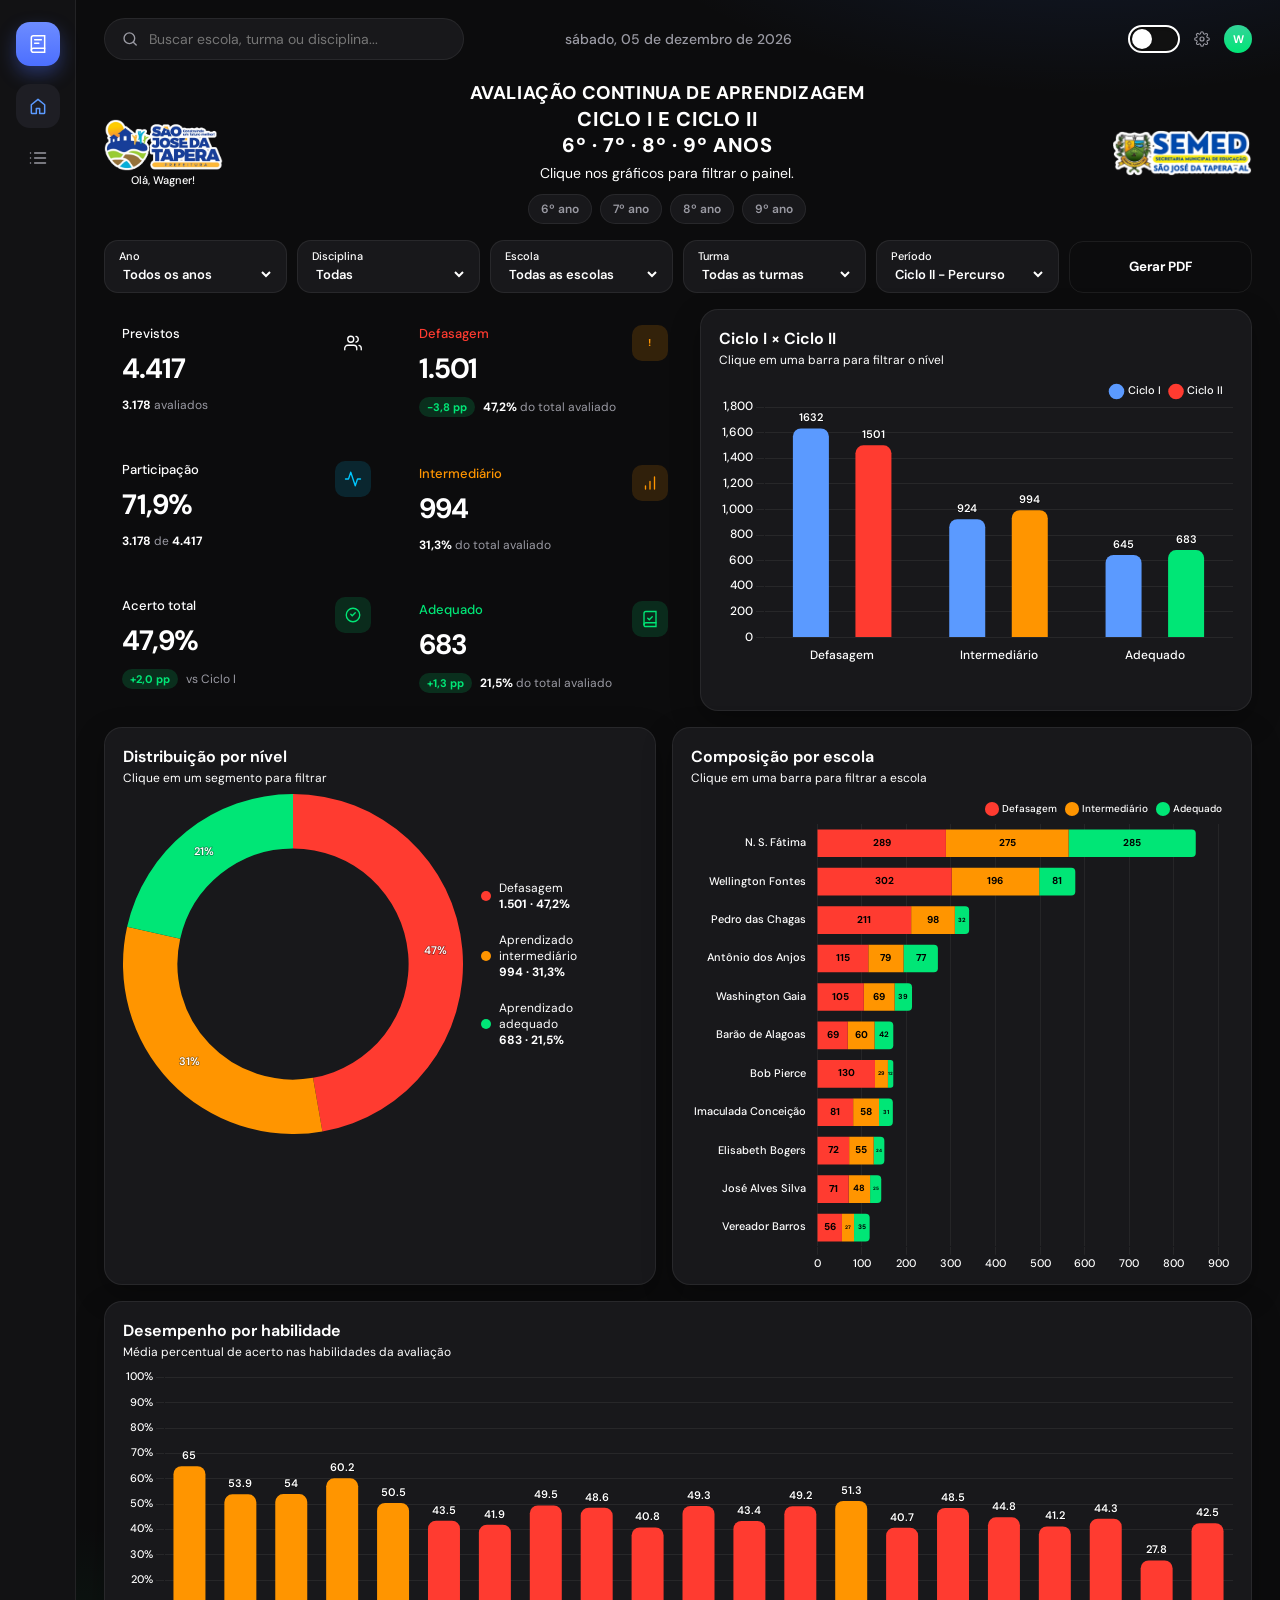
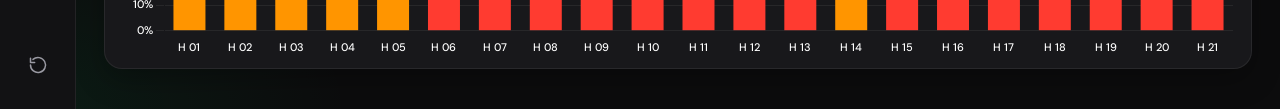
<file: painel.html>
<!DOCTYPE html>
<html lang="pt-BR">
<head>
  <meta charset="UTF-8" />
  <meta name="viewport" content="width=device-width, initial-scale=1.0" />
  <title>Avaliação Continua de Aprendizagem - CICLO I E CICLO II</title>
  <link rel="preconnect" href="https://fonts.googleapis.com" />
  <link rel="preconnect" href="https://fonts.gstatic.com" crossorigin />
  <link href="https://fonts.googleapis.com/css2?family=DM+Sans:ital,opsz,wght@0,9..40,400;0,9..40,500;0,9..40,600;0,9..40,700;1,9..40,400&display=swap" rel="stylesheet" />
  <link rel="stylesheet" href="styles.css?v=9" />
  <script>
    (function () {
      var theme = localStorage.getItem("aca-theme-all");
      document.documentElement.setAttribute("data-theme", theme === "light" ? "light" : "dark");
    })();
  </script>
</head>
<body>
  <aside class="sidebar">
    <div class="logo" title="Avaliação Continua">
      <svg viewBox="0 0 24 24" fill="none" aria-hidden="true">
        <path d="M4 19.5A2.5 2.5 0 0 1 6.5 17H20" stroke="currentColor" stroke-width="1.8" stroke-linecap="round"/>
        <path d="M6.5 2H20v20H6.5A2.5 2.5 0 0 1 4 19.5v-15A2.5 2.5 0 0 1 6.5 2z" stroke="currentColor" stroke-width="1.8"/>
        <path d="M8 7h8M8 11h5" stroke="currentColor" stroke-width="1.8" stroke-linecap="round"/>
      </svg>
    </div>
    <nav>
      <button class="nav-btn active" data-view="dashboard" title="Visão geral">
        <svg viewBox="0 0 24 24" fill="none"><path d="M4 10.5 12 4l8 6.5V20a1 1 0 0 1-1 1h-5v-6H10v6H5a1 1 0 0 1-1-1v-9.5z" stroke="currentColor" stroke-width="1.8" stroke-linejoin="round"/></svg>
      </button>
      <button class="nav-btn" data-view="table" title="Lista de turmas">
        <svg viewBox="0 0 24 24" fill="none"><path d="M8 6h13M8 12h13M8 18h13M3 6h.01M3 12h.01M3 18h.01" stroke="currentColor" stroke-width="1.8" stroke-linecap="round"/></svg>
      </button>
    </nav>
    <button class="nav-btn" id="btnResetAll" title="Limpar filtros">
      <svg viewBox="0 0 24 24" fill="none"><path d="M3 12a9 9 0 1 0 3-6.7M3 4v5h5" stroke="currentColor" stroke-width="1.8" stroke-linecap="round" stroke-linejoin="round"/></svg>
    </button>
  </aside>

  <div class="app">
    <header class="topbar">
      <label class="search">
        <svg viewBox="0 0 24 24" fill="none"><circle cx="11" cy="11" r="7" stroke="currentColor" stroke-width="1.8"/><path d="M20 20l-3.5-3.5" stroke="currentColor" stroke-width="1.8" stroke-linecap="round"/></svg>
        <input id="searchInput" type="search" placeholder="Buscar escola, turma ou disciplina..." autocomplete="off" />
      </label>
      <div class="topbar-date" id="todayLabel"></div>
      <div class="topbar-actions">
        <button type="button" class="theme-switch" id="btnTheme" role="switch" aria-checked="false" aria-label="Ativar modo claro" title="Modo escuro">
          <span class="theme-switch-track">
            <span class="theme-switch-knob"></span>
          </span>
        </button>
        <button class="icon-btn" title="Atualizado a partir das planilhas">
          <svg viewBox="0 0 24 24" fill="none"><circle cx="12" cy="12" r="3" stroke="currentColor" stroke-width="1.8"/><path d="M19.4 15a1.65 1.65 0 0 0 .33 1.82l.06.06a2 2 0 1 1-2.83 2.83l-.06-.06a1.65 1.65 0 0 0-1.82-.33 1.65 1.65 0 0 0-1 1.51V21a2 2 0 1 1-4 0v-.09A1.65 1.65 0 0 0 9 19.4a1.65 1.65 0 0 0-1.82.33l-.06.06a2 2 0 1 1-2.83-2.83l.06-.06A1.65 1.65 0 0 0 4.6 15a1.65 1.65 0 0 0-1.51-1H3a2 2 0 1 1 0-4h.09A1.65 1.65 0 0 0 4.6 9a1.65 1.65 0 0 0-.33-1.82l-.06-.06a2 2 0 1 1 2.83-2.83l.06.06A1.65 1.65 0 0 0 9 4.6a1.65 1.65 0 0 0 1-1.51V3a2 2 0 1 1 4 0v.09A1.65 1.65 0 0 0 15 4.6a1.65 1.65 0 0 0 1.82-.33l.06-.06a2 2 0 1 1 2.83 2.83l-.06.06A1.65 1.65 0 0 0 19.4 9c.2.63.82 1.05 1.51 1.05H21a2 2 0 1 1 0 4h-.09a1.65 1.65 0 0 0-1.51 1z" stroke="currentColor" stroke-width="1.6"/></svg>
        </button>
        <div class="avatar" title="Wagner">W</div>
      </div>
    </header>

    <main>
      <section class="hero">
        <div class="hero-greet">
          <div class="brand-block">
            <img class="brand-logo" src="assets/logo-prefeitura.png" alt="Prefeitura de São José da Tapera" />
            <p class="hero-hello">Olá, Wagner!</p>
          </div>
          <div class="hero-title-block">
            <h2 class="hero-title">
              <span>Avaliação Continua de Aprendizagem</span>
              <span>CICLO I E CICLO II</span>
              <span>6º · 7º · 8º · 9º anos</span>
            </h2>
            <p>Clique nos gráficos para filtrar o painel.</p>
            <nav class="year-nav" aria-label="Anos escolares">
              <a href="6o-ano/" data-ano="6">6º ano</a>
              <a href="7o-ano/" data-ano="7">7º ano</a>
              <a href="8o-ano/" data-ano="8">8º ano</a>
              <a href="9o-ano/" data-ano="9">9º ano</a>
            </nav>
          </div>
          <img class="brand-logo" src="assets/logo-semed.png" alt="SEMED - Secretaria Municipal de Educação" />
        </div>
        <div class="filters">
          <label class="select">
            <span>Ano</span>
            <select id="filterAno">
              <option value="">Todos os anos</option>
              <option value="6">6º ano</option>
              <option value="7">7º ano</option>
              <option value="8">8º ano</option>
              <option value="9">9º ano</option>
            </select>
          </label>
          <label class="select">
            <span>Disciplina</span>
            <select id="filterDisciplina">
              <option value="">Todas</option>
              <option value="lp">Língua Portuguesa</option>
              <option value="mat">Matemática</option>
            </select>
          </label>
          <label class="select">
            <span>Escola</span>
            <select id="filterEscola"></select>
          </label>
          <label class="select">
            <span>Turma</span>
            <select id="filterTurma"></select>
          </label>
          <label class="select">
            <span>Período</span>
            <select id="filterPeriodo">
              <option value="entrada">Ciclo I - Entrada</option>
              <option value="percurso">Ciclo II - Percurso</option>
              <option value="comparativo">Comparativo</option>
            </select>
          </label>
          <div class="filter-actions">
            <button class="btn btn-pdf" id="btnExportPdfTop" type="button" title="Gerar PDF dos dados filtrados">Gerar PDF</button>
          </div>
        </div>
      </section>

      <div class="chips" id="chips" hidden></div>

      <section id="viewDashboard">
        <div class="layout">
          <div class="col-left">
            <div class="stats-col" id="kpiLeft"></div>
            <div class="stats-col" id="kpiRight"></div>
          </div>

          <article class="card chart-card">
            <div class="card-head">
              <div>
                <h2>Ciclo I × Ciclo II</h2>
                <p>Clique em uma barra para filtrar o nível</p>
              </div>
            </div>
            <div class="chart-wrap tall">
              <canvas id="chartComparativo"></canvas>
            </div>
          </article>
        </div>

        <div class="layout-bottom">
          <article class="card chart-card">
            <div class="card-head">
              <div>
                <h2 id="chartDonutTitle">Distribuição por nível</h2>
                <p id="chartDonutSub">Clique em um segmento para filtrar</p>
              </div>
            </div>
            <div class="donut-layout">
              <div class="chart-wrap donut">
                <canvas id="chartDonut"></canvas>
              </div>
              <ul class="legend" id="donutLegend"></ul>
            </div>
          </article>

          <article class="card chart-card">
            <div class="card-head">
              <div>
                <h2 id="chartEscolasTitle">Composição por escola</h2>
                <p id="chartEscolasSub">Clique em uma barra ou fatia para filtrar escola e nível</p>
              </div>
            </div>
            <div class="chart-wrap escolas" id="chartEscolasWrap">
              <canvas id="chartEscolas"></canvas>
            </div>
          </article>
        </div>

        <div class="layout-bottom" style="margin-top: 16px;">
          <article class="card chart-card" style="grid-column: 1 / -1;">
            <div class="card-head">
              <div>
                <h2>Desempenho por habilidade</h2>
                <p>Média percentual de acerto nas habilidades da avaliação</p>
              </div>
            </div>
            <div class="chart-wrap tall">
              <canvas id="chartHabilidades"></canvas>
            </div>
          </article>
        </div>
      </section>

      <section id="viewTable" hidden>
        <div class="status-row" id="statusRow"></div>
        <article class="card table-card">
          <div class="table-toolbar">
            <div>
              <strong id="tableCount">0 turmas</strong>
              <span class="muted"> · dados unificados · 6º ao 9º ano</span>
            </div>
            <div class="table-actions">
              <button class="btn btn-pdf" id="btnExportPdf" type="button" title="Gerar PDF dos dados filtrados">Gerar PDF</button>
              <button class="btn" id="btnExport" type="button">Exportar CSV</button>
            </div>
          </div>
          <div class="table-scroll">
            <table>
              <thead>
                <tr>
                  <th data-sort="ano">Ano</th>
                  <th data-sort="disciplina">Disciplina</th>
                  <th data-sort="escola">Escola</th>
                  <th data-sort="turma">Turma</th>
                  <th class="num" data-sort="alunos">Previstos</th>
                  <th class="num" data-sort="avaliados">Avaliados</th>
                  <th class="num" data-sort="participacao">Participação %</th>
                  <th class="num" data-sort="acertoTotal">Acerto total %</th>
                  <th class="num nivel-defasagem" data-sort="defasagem">Defasagem</th>
                  <th class="num nivel-intermediario" data-sort="intermediario">Intermediário</th>
                  <th class="num nivel-adequado" data-sort="adequado">Adequado</th>
                  <th class="num" data-sort="predominante">Perfil</th>
                </tr>
              </thead>
              <tbody id="tableBody"></tbody>
            </table>
          </div>
          <div class="pagination">
            <span id="pageInfo">1 de 1</span>
            <button class="icon-btn" id="pagePrev" aria-label="Página anterior">&lt;</button>
            <button class="icon-btn" id="pageNext" aria-label="Próxima página">&gt;</button>
          </div>
        </article>
      </section>
    </main>
  </div>

  <script src="vendor/chart.umd.min.js"></script>
  <script src="dados.js?v=5"></script>
  <script src="app.js?v=20"></script>
</body>
</html>
</file>
<file: styles.css>
:root,
html[data-theme="dark"] {
  color-scheme: dark;
  --bg: #0c0c0d;
  --sidebar: #121214;
  --card: #18181b;
  --card-2: #1c1c20;
  --hover: #222228;
  --chip: #22222a;
  --nav-active: #1e1e24;
  --border: rgba(255, 255, 255, 0.07);
  --text: #ffffff;
  --muted: #9a9aa3;
  --soft: rgba(255, 255, 255, 0.06);
  --blue: #3d7bff;
  --blue-soft: #5b9aff;
  --green: #00e676;
  --red: #ff3b30;
  --orange: #ff9500;
  --yellow: #ffd60a;
  --pink: #ff3d7f;
  --purple: #7b61ff;
  --cyan: #00c8ff;
  --radius: 18px;
  --shadow: 0 10px 30px rgba(0, 0, 0, 0.28);
  --pl1: #FF3B30;
  --pl2: #FF9500;
  --pl3: #FFD60A;
  --pl4: #7B61FF;
  --iniciante: #00C8FF;
  --fluente: #00E676;
  --glow-blue: rgba(61, 123, 255, 0.16);
  --glow-green: rgba(0, 230, 118, 0.08);
  --status-pl: linear-gradient(180deg, #3a2a22, #2a1f1b);
  --status-mid: linear-gradient(180deg, #3a3320, #2a2618);
  --status-ini: linear-gradient(180deg, #1d2d44, #172233);
  --status-flu: linear-gradient(180deg, #1b3328, #15261e);
}

html[data-theme="light"] {
  color-scheme: light;
  --bg: #f3f4f7;
  --sidebar: #ffffff;
  --card: #ffffff;
  --card-2: #f7f8fb;
  --hover: #eceef3;
  --chip: #eceef3;
  --nav-active: #e8eaf0;
  --border: rgba(20, 20, 28, 0.1);
  --text: #141418;
  --muted: #6a6a74;
  --soft: rgba(20, 20, 28, 0.06);
  --shadow: 0 10px 28px rgba(20, 20, 30, 0.08);
  --glow-blue: rgba(61, 123, 255, 0.1);
  --glow-green: rgba(0, 160, 90, 0.08);
  --status-pl: linear-gradient(180deg, #ffe8dc, #fff5ef);
  --status-mid: linear-gradient(180deg, #fff4d4, #fffbeb);
  --status-ini: linear-gradient(180deg, #e4eefc, #f4f8ff);
  --status-flu: linear-gradient(180deg, #def6ea, #f1fbf5);
}

* { box-sizing: border-box; margin: 0; padding: 0; }

html, body { min-height: 100%; }

body {
  font-family: "DM Sans", system-ui, sans-serif;
  background:
    radial-gradient(900px 420px at 85% -8%, var(--glow-blue), transparent 55%),
    radial-gradient(700px 380px at 0% 100%, var(--glow-green), transparent 50%),
    var(--bg);
  color: var(--text);
  display: flex;
  transition: background-color 0.25s ease, color 0.25s ease;
}

button, select, input { font-family: inherit; color: inherit; }

.sidebar {
  width: 76px;
  min-height: 100vh;
  background: var(--sidebar);
  border-right: 1px solid var(--border);
  display: flex;
  flex-direction: column;
  align-items: center;
  padding: 22px 0;
  gap: 18px;
  position: sticky;
  top: 0;
  transition: background-color 0.25s ease, border-color 0.25s ease;
}

.logo {
  width: 44px;
  height: 44px;
  border-radius: 14px;
  background: linear-gradient(180deg, #6d8cff, #4c6fff);
  display: grid;
  place-items: center;
  color: white;
  box-shadow: 0 8px 18px rgba(76, 111, 255, 0.35);
}

.logo svg, .nav-btn svg, .search svg, .icon-btn svg, .stat-icon svg { width: 20px; height: 20px; }

.sidebar nav { display: flex; flex-direction: column; gap: 8px; flex: 1; }

.nav-btn, .icon-btn {
  width: 44px;
  height: 44px;
  border: 0;
  background: transparent;
  color: var(--muted);
  border-radius: 14px;
  display: grid;
  place-items: center;
  cursor: pointer;
  transition: 0.2s ease;
}

.nav-btn:hover, .icon-btn:hover { background: var(--hover); color: var(--text); }
.nav-btn.active { background: var(--nav-active); color: var(--blue-soft); }

.app { flex: 1; min-width: 0; padding: 18px 28px 40px; }

.topbar {
  display: grid;
  grid-template-columns: 1fr auto 1fr;
  align-items: center;
  gap: 16px;
  margin-bottom: 22px;
}

.search {
  display: flex;
  align-items: center;
  gap: 10px;
  background: var(--card);
  border: 1px solid var(--border);
  border-radius: 999px;
  padding: 10px 16px;
  max-width: 360px;
  color: var(--muted);
}

.search input {
  border: 0;
  outline: 0;
  background: transparent;
  width: 100%;
  font-size: 14px;
}

.topbar-date { color: var(--muted); font-size: 14px; font-weight: 500; text-align: center; }
.topbar-actions { display: flex; justify-content: flex-end; align-items: center; gap: 6px; }
.topbar-actions .icon-btn {
  width: 32px;
  height: 32px;
  border-radius: 10px;
}
.topbar-actions .icon-btn svg { width: 16px; height: 16px; }

.theme-switch {
  width: 52px;
  height: 28px;
  padding: 0;
  border: 0;
  background: transparent;
  cursor: pointer;
  flex-shrink: 0;
}

.theme-switch-track {
  display: block;
  width: 52px;
  height: 28px;
  border-radius: 999px;
  background: #111;
  border: 2px solid #fff;
  position: relative;
  box-shadow: inset 0 1px 3px rgba(0, 0, 0, 0.35);
  transition: background 0.25s ease, border-color 0.25s ease;
}

.theme-switch-knob {
  position: absolute;
  top: 2px;
  left: 2px;
  width: 20px;
  height: 20px;
  border-radius: 50%;
  background: #fff;
  box-shadow: 0 1px 3px rgba(0, 0, 0, 0.35);
  transition: transform 0.25s ease, background 0.25s ease;
}

html[data-theme="light"] .theme-switch-track {
  background: #fff;
  border-color: #111;
  box-shadow: inset 0 1px 3px rgba(0, 0, 0, 0.12);
}

html[data-theme="light"] .theme-switch-knob {
  background: #111;
  transform: translateX(24px);
}

.theme-switch:focus-visible .theme-switch-track {
  outline: 2px solid var(--blue);
  outline-offset: 3px;
}

.avatar {
  width: 28px;
  height: 28px;
  border-radius: 50%;
  background: linear-gradient(180deg, #34d399, #00e676);
  display: grid;
  place-items: center;
  font-weight: 700;
  font-size: 11px;
  color: #fff;
}

.hero {
  display: flex;
  flex-direction: column;
  align-items: stretch;
  gap: 16px;
  margin-bottom: 16px;
}

.hero-greet {
  display: grid;
  grid-template-columns: auto minmax(0, 1fr) auto;
  align-items: center;
  column-gap: 20px;
  width: 100%;
  min-width: 0;
}

.hero-title-block {
  text-align: center;
  min-width: 0;
  justify-self: center;
  width: 100%;
}

.hero-greet > .brand-logo:last-of-type {
  justify-self: end;
}

.brand-logo {
  height: 52px;
  width: auto;
  max-width: 140px;
  object-fit: contain;
  flex: 0 0 auto;
}

.brand-block {
  display: flex;
  flex-direction: column;
  align-items: center;
  gap: 4px;
  flex: 0 0 auto;
}

.hero-hello {
  margin: 0;
  color: var(--text);
  font-size: 11px;
  font-weight: 500;
  line-height: 1;
  white-space: nowrap;
}

.hero-title {
  display: flex;
  flex-direction: column;
  align-items: center;
  color: var(--text);
  font-size: 20px;
  font-weight: 800;
  letter-spacing: 0.03em;
  text-transform: uppercase;
  margin: 0 0 4px;
  line-height: 1.3;
}

.hero-title span {
  display: block;
  text-align: center;
  white-space: nowrap;
}
.hero p:not(.hero-hello) { color: var(--text); margin-top: 6px; font-size: 14px; }

.year-nav {
  display: flex;
  flex-direction: row;
  flex-wrap: nowrap;
  justify-content: center;
  align-items: center;
  gap: 8px;
  margin-top: 12px;
}
.year-nav a {
  display: inline-flex;
  align-items: center;
  justify-content: center;
  flex: 0 0 auto;
  white-space: nowrap;
  padding: 6px 12px;
  border-radius: 999px;
  border: 1px solid var(--border);
  color: var(--muted);
  text-decoration: none;
  font-size: 12px;
  font-weight: 600;
  background: var(--panel, var(--card));
  cursor: pointer;
  position: relative;
  z-index: 2;
  transition: color 0.15s ease, border-color 0.15s ease, background 0.15s ease;
}
.year-nav a:hover {
  color: var(--text);
  border-color: var(--text);
}
.year-nav a.active {
  color: #000 !important;
  background: #00e676 !important;
  border-color: transparent !important;
  -webkit-text-fill-color: #000 !important;
  font-weight: 700;
}

.filters { display: flex; gap: 10px; flex-wrap: wrap; }

.select {
  background: var(--card);
  border: 1px solid var(--border);
  border-radius: 14px;
  padding: 8px 12px 8px 14px;
  min-width: 170px;
  display: flex;
  flex-direction: column;
  gap: 2px;
}

.select span { font-size: 11px; color: var(--text); font-weight: 500; }
.select select {
  border: 0;
  background: transparent;
  outline: 0;
  font-size: 13px;
  font-weight: 600;
  cursor: pointer;
  color: var(--text);
}

.select select option {
  color: #000;
  background: #fff;
}

.chips { display: flex; flex-wrap: wrap; gap: 8px; margin-bottom: 16px; }

.chip {
  display: inline-flex;
  align-items: center;
  gap: 8px;
  background: var(--chip);
  border: 1px solid var(--border);
  border-radius: 10px;
  padding: 6px 10px;
  font-size: 12px;
  font-weight: 600;
}

.chip button {
  border: 0;
  background: transparent;
  color: var(--muted);
  cursor: pointer;
  font-size: 14px;
}

.chip-clear {
  background: transparent;
  color: var(--blue-soft);
  border: 0;
  cursor: pointer;
  font-weight: 600;
  font-size: 12px;
}

.layout {
  display: grid;
  grid-template-columns: 1.05fr 1fr;
  gap: 16px;
  margin-bottom: 16px;
}

.col-left {
  display: grid;
  grid-template-columns: 1fr 1fr;
  gap: 14px;
  align-content: start;
}

.stats-col {
  display: flex;
  flex-direction: column;
  gap: 14px;
}

.card {
  background: var(--card);
  border: 1px solid var(--border);
  border-radius: var(--radius);
  box-shadow: var(--shadow);
  transition: background-color 0.25s ease, border-color 0.25s ease, box-shadow 0.25s ease;
}

.kpi {
  padding: 16px 18px 18px;
  transition: 0.2s ease;
  position: relative;
  overflow: hidden;
}

.kpi[data-nivel] { cursor: pointer; }
.kpi[data-nivel]:hover { transform: translateY(-2px); background: var(--card-2); }
.kpi.active { outline: 1px solid var(--blue); }

.kpi-title { color: var(--text); font-size: 13px; font-weight: 500; }
.kpi-value { font-size: 28px; font-weight: 700; letter-spacing: -0.04em; margin: 8px 0 10px; color: var(--text); }
.kpi-foot { display: flex; align-items: center; gap: 8px; color: var(--text); font-size: 12px; }

.kpi.has-icon { padding-right: 56px; }
.kpi-icon {
  position: absolute;
  top: 16px;
  right: 16px;
  width: 36px;
  height: 36px;
  border-radius: 10px;
  display: grid;
  place-items: center;
}
.kpi-icon svg { width: 18px; height: 18px; }
.kpi-icon.flu { background: rgba(0, 230, 118, 0.14); color: var(--green); }
.kpi-icon.ini { background: rgba(0, 200, 255, 0.14); color: var(--iniciante); }
.kpi-icon.pre { background: rgba(255, 149, 0, 0.16); color: var(--pl2); }
.kpi-icon.tot { background: rgba(61, 123, 255, 0.16); color: var(--blue-soft); }
.kpi-icon.ava { background: rgba(123, 97, 255, 0.16); color: var(--purple); }
.kpi-icon.cov { background: rgba(0, 200, 255, 0.14); color: var(--cyan); }
.kpi-icon-abc {
  font-size: 10px;
  font-weight: 800;
  letter-spacing: 0.02em;
  line-height: 1;
}
.num { color: var(--text); font-weight: 700; }

.pill {
  display: inline-flex;
  align-items: center;
  border-radius: 999px;
  padding: 3px 8px;
  font-size: 11px;
  font-weight: 700;
}

.pill.up { background: rgba(0, 230, 118, 0.16); color: var(--green); }
.pill.down { background: rgba(255, 123, 123, 0.14); color: var(--red); }
.pill.neutral { background: var(--soft); color: var(--text); }

.stat-card {
  padding: 18px;
  display: flex;
  gap: 14px;
  align-items: flex-start;
}

.stat-icon {
  width: 42px;
  height: 42px;
  border-radius: 12px;
  display: grid;
  place-items: center;
  flex-shrink: 0;
}

.stat-icon.green { background: rgba(0, 230, 118, 0.14); color: var(--green); }
.stat-icon.blue { background: rgba(61, 123, 255, 0.16); color: var(--blue-soft); }
.stat-value { font-size: 30px; font-weight: 700; letter-spacing: -0.04em; color: var(--text); }
.stat-label { font-size: 13px; color: var(--text); margin-top: 2px; }
.stat-hint { font-size: 12px; color: var(--text); margin-top: 8px; line-height: 1.4; }

.chart-card { padding: 18px 18px 10px; }
.card-head { display: flex; justify-content: space-between; align-items: flex-start; margin-bottom: 8px; }
.card-head h2 { font-size: 16px; font-weight: 650; color: #ffffff; }
.card-head p { color: #ffffff; font-size: 12px; margin-top: 3px; }

html[data-theme="light"] .card-head h2,
html[data-theme="light"] .card-head p {
  color: var(--text);
}

.chart-wrap { position: relative; }
.chart-wrap.tall { height: 290px; }
.chart-wrap.donut { height: 340px; }
.chart-wrap.escolas { height: 480px; }

body.pdf-chart-capture .chart-wrap.tall { height: 540px; }
body.pdf-chart-capture .chart-wrap.donut { height: 580px; }
body.pdf-chart-capture .chart-wrap.escolas { height: 920px; }

.layout-bottom {
  display: grid;
  grid-template-columns: 1fr 1.05fr;
  gap: 16px;
}

.donut-layout {
  display: grid;
  grid-template-columns: 1.35fr 0.65fr;
  gap: 8px;
  align-items: center;
}

.legend { list-style: none; display: flex; flex-direction: column; gap: 8px; padding-right: 8px; }

.legend li {
  display: grid;
  grid-template-columns: 10px 1fr auto;
  gap: 8px;
  align-items: center;
  font-size: 12px;
  color: #ffffff;
  cursor: pointer;
  padding: 6px 8px;
  border-radius: 10px;
}

.legend li:hover, .legend li.active { background: var(--hover); color: #ffffff; }
.legend b { color: #ffffff; font-size: 12px; text-align: right; line-height: 1.25; max-width: 210px; }
.swatch { width: 10px; height: 10px; border-radius: 50%; }

html[data-theme="light"] .legend li,
html[data-theme="light"] .legend li:hover,
html[data-theme="light"] .legend li.active,
html[data-theme="light"] .legend b {
  color: var(--text);
}
.chart-wrap.escolas.comparativo { height: auto; min-height: 520px; }

.status-row {
  display: grid;
  grid-template-columns: repeat(4, 1fr);
  gap: 12px;
  margin-bottom: 16px;
}

.status-card {
  border-radius: 16px;
  padding: 16px 18px;
  cursor: pointer;
  border: 1px solid transparent;
  transition: 0.2s ease;
}

.status-card:hover { transform: translateY(-2px); }
.status-card.active { outline: 2px solid var(--text); }
.status-card h3 { font-size: 13px; font-weight: 600; margin-bottom: 8px; }
.status-card h3 small { font-size: 11px; font-weight: 500; opacity: 0.7; }
.status-card .num { font-size: 28px; font-weight: 700; letter-spacing: -0.04em; }
.status-card .num-compare {
  display: flex;
  align-items: baseline;
  gap: 8px;
  font-size: 28px;
  font-weight: 700;
  letter-spacing: -0.04em;
}
.status-card .num-compare .ciclo-i { font-size: 22px; opacity: 0.72; }
.status-card .num-compare .arrow { font-size: 16px; opacity: 0.45; font-weight: 500; }
.status-card .sub { font-size: 12px; opacity: 0.8; margin-top: 4px; }

.status-card.pl { background: var(--status-pl); }
.status-card.mid { background: var(--status-mid); }
.status-card.ini { background: var(--status-ini); }
.status-card.flu { background: var(--status-flu); }

.table-card { padding: 8px 8px 12px; overflow: hidden; }

.table-toolbar {
  display: flex;
  justify-content: space-between;
  align-items: center;
  padding: 14px 16px 10px;
}

.muted { color: var(--muted); font-size: 13px; }

.btn {
  background: var(--blue);
  color: #0b1020;
  border: 0;
  border-radius: 12px;
  padding: 9px 14px;
  font-weight: 700;
  cursor: pointer;
}

.btn-pdf {
  background: transparent;
  color: var(--text);
  border: 1px solid var(--border);
}

.btn-pdf:hover {
  border-color: var(--blue);
  color: var(--blue);
}

.table-actions {
  display: flex;
  flex-wrap: wrap;
  gap: 8px;
  align-items: center;
}

.chips .btn-pdf {
  margin-left: 4px;
}

.filter-actions {
  display: flex;
  align-items: flex-end;
  min-width: 0;
}

.filter-actions .btn-pdf {
  width: 100%;
  min-height: 52px;
  border-radius: 14px;
}

.table-scroll { overflow-x: auto; }

table { width: 100%; border-collapse: collapse; min-width: 920px; }
th, td { text-align: left; padding: 12px 14px; font-size: 13px; border-bottom: 1px solid var(--border); }
th { color: var(--muted); font-weight: 600; cursor: pointer; user-select: none; }
th.num,
td.num {
  text-align: center !important;
  width: 1%;
  white-space: nowrap;
  padding-left: 10px;
  padding-right: 10px;
}
th.nivel-defasagem { color: #FF3B30 !important; }
th.nivel-intermediario { color: #FF9500 !important; }
th.nivel-adequado { color: #00E676 !important; }
td.nivel-defasagem { color: #FF3B30; font-weight: 600; }
td.nivel-intermediario { color: #FF9500; font-weight: 600; }
td.nivel-adequado { color: #00E676; font-weight: 600; }
.kpi-title.nivel-defasagem { color: #FF3B30; }
.kpi-title.nivel-intermediario { color: #FF9500; }
.kpi-title.nivel-adequado { color: #00E676; }
.status-card.status-pl span,
.status-card.status-pl em { color: #FF3B30; }
.status-card.status-mid span,
.status-card.status-mid em { color: #FF9500; }
.status-card.status-flu span,
.status-card.status-flu em { color: #00E676; }
.status-card strong { color: var(--text); font-weight: 700; }
tbody tr:hover { background: var(--hover); }
tbody tr.clickable { cursor: pointer; }

.tag {
  display: inline-flex;
  border-radius: 999px;
  padding: 4px 10px;
  font-size: 11px;
  font-weight: 700;
}

.tag.pl1 { background: rgba(255, 59, 48, 0.18); color: var(--pl1); }
.tag.pl2 { background: rgba(255, 149, 0, 0.18); color: var(--pl2); }
.tag.pl3 { background: rgba(255, 214, 10, 0.18); color: var(--pl3); }
.tag.pl4 { background: rgba(123, 97, 255, 0.18); color: var(--pl4); }
.tag.iniciante { background: rgba(0, 200, 255, 0.18); color: var(--iniciante); }
.tag.fluente { background: rgba(0, 230, 118, 0.18); color: var(--fluente); }
.tag.none { background: var(--soft); color: var(--muted); }

.pagination {
  display: flex;
  justify-content: flex-end;
  align-items: center;
  gap: 8px;
  padding: 10px 14px 4px;
  color: var(--muted);
  font-size: 13px;
}

.pagination .icon-btn { width: 36px; height: 36px; font-size: 20px; }

[hidden] { display: none !important; }

@media (max-width: 1180px) {
  .layout, .layout-bottom, .donut-layout, .status-row { grid-template-columns: 1fr; }
  .chart-wrap.escolas { height: 520px; }
  .topbar { grid-template-columns: 1fr auto; }
  .topbar-date { display: none; }
}

@media (max-width: 760px) {
  .sidebar { display: none; }
  .app { padding: 14px; }
  .hero-greet {
    grid-template-columns: auto minmax(0, 1fr) auto;
    column-gap: 10px;
  }
  .hero-title { font-size: 13px; letter-spacing: 0.02em; }
  .hero-title span { white-space: normal; }
  .brand-logo { height: 40px; max-width: 96px; }
  .col-left { grid-template-columns: 1fr; }
}

@media (max-width: 480px) {
  .hero-greet {
    grid-template-columns: 1fr;
    justify-items: center;
    row-gap: 10px;
  }
  .hero-greet > .brand-logo:last-of-type { justify-self: center; }
  .hero-title { font-size: 15px; }
  .hero-title span { white-space: nowrap; }
}

/* --- Avaliação Continua extras --- */
.logo { color: inherit; text-decoration: none; display: grid; place-items: center; }
.filters { display: grid; grid-template-columns: repeat(6, minmax(0, 1fr)); gap: 10px; }
@media (max-width: 1100px) {
  .filters { grid-template-columns: repeat(2, minmax(0, 1fr)); }
}
@media (max-width: 640px) {
  .filters { grid-template-columns: 1fr; }
}
@media (max-width: 480px) {
  .year-nav {
    flex-wrap: wrap;
  }
}
.kpi.active {
  outline: 1px solid var(--green);
}
.legend li {
  cursor: pointer;
}
.legend li.active {
  outline: 1px solid var(--green);
  border-radius: 10px;
}
.tag {
  display: inline-block;
  padding: 2px 8px;
  border-radius: 999px;
  font-size: 11px;
  font-weight: 700;
  background: color-mix(in srgb, var(--tag) 18%, transparent);
  color: var(--tag);
}
.layout-bottom.single {
  grid-template-columns: 1fr;
}
.chart-card.full { width: 100%; }
.kpi-foot { display: flex; flex-wrap: wrap; align-items: center; gap: 8px; margin-top: 10px; }
.kpi-foot-text { color: var(--muted); font-size: 12px; }
.hero-title span:first-child { font-size: 0.92em; }

.filters .select { min-width: 0; flex: unset; width: 100%; }

/* Ano ativo: texto preto legível sobre o fundo verde */
.year-nav a.active,
.year-nav a.active:link,
.year-nav a.active:visited,
.year-nav a.active:hover,
.year-nav a.active:focus {
  color: #000 !important;
  -webkit-text-fill-color: #000 !important;
  background: #00e676 !important;
  border-color: transparent !important;
}
</file>
